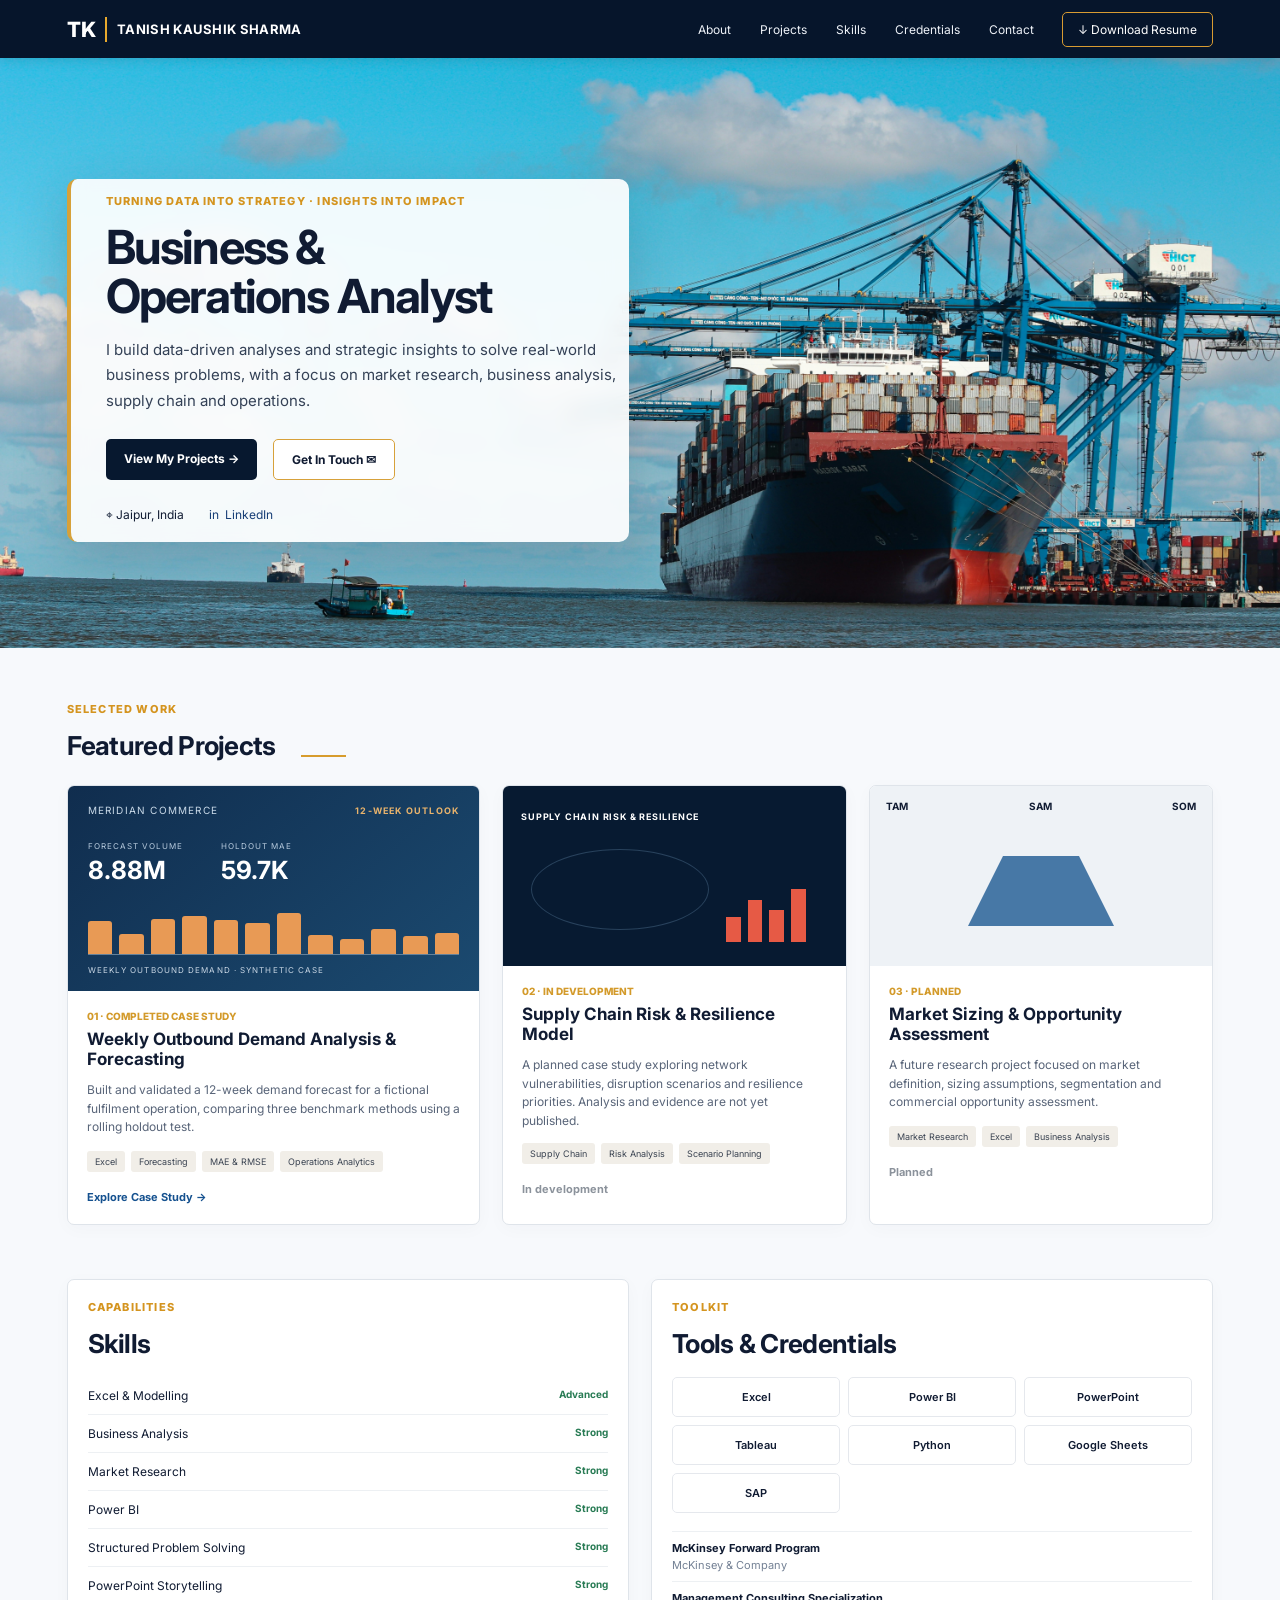
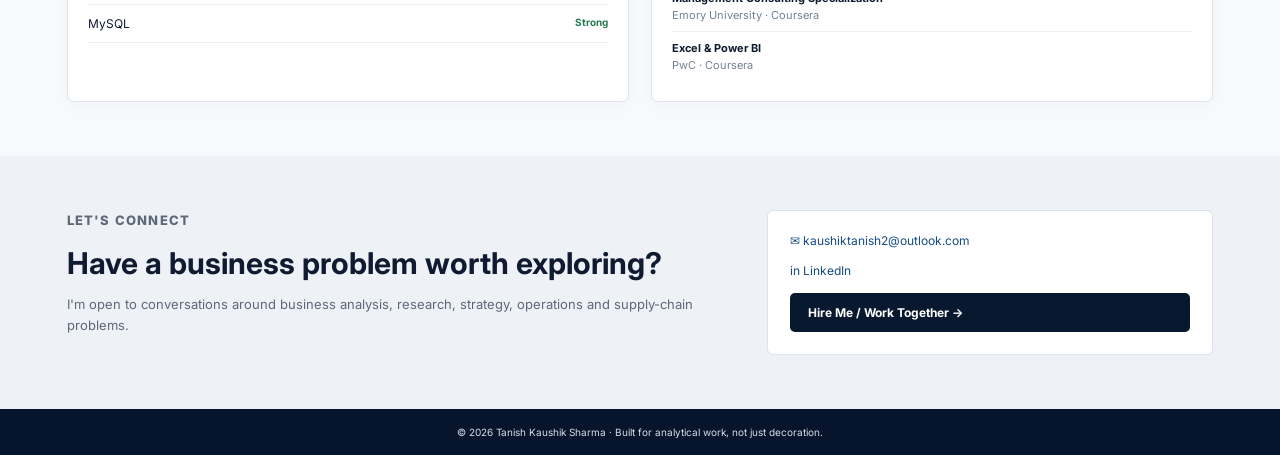
<file: index.html>
<!DOCTYPE html>
<html lang="en">
<head>
  <meta charset="UTF-8">
  <meta name="viewport" content="width=device-width, initial-scale=1.0">
  <meta name="description" content="Tanish Kaushik Sharma — Business Analyst, Research & Strategy portfolio.">
  <title>Tanish Kaushik Sharma | Business Analyst & Research</title>
  <link rel="preconnect" href="https://fonts.googleapis.com">
  <link rel="preconnect" href="https://fonts.gstatic.com" crossorigin>
  <link href="https://fonts.googleapis.com/css2?family=Inter:wght@400;500;600;700;800&display=swap" rel="stylesheet">
  <link rel="stylesheet" href="assets/style.css">
</head>
<body>
<header class="nav">
  <a class="brand" href="index.html"><span class="brand-mark">TK</span><span>TANISH KAUSHIK SHARMA</span></a>
  <nav>
    <a href="#about">About</a><a href="#projects">Projects</a><a href="#skills">Skills</a>
    <a href="#credentials">Credentials</a><a href="#contact">Contact</a>
  </nav>
  <a class="nav-btn" href="assets/Tanish_Kaushik_Sharma_Resume.pdf" download>↓ Download Resume</a>
</header>

<main>
<section class="hero" id="about">
  <div class="hero-copy">
    <p class="eyebrow">TURNING DATA INTO STRATEGY · INSIGHTS INTO IMPACT</p>
    <h1>Business &<br>Operations Analyst</h1>
    <p class="lead">I build data-driven analyses and strategic insights to solve real-world business problems, with a focus on market research, business analysis, supply chain and operations.</p>
    <div class="hero-actions">
      <a class="primary" href="#projects">View My Projects →</a>
      <a class="secondary" href="#contact">Get In Touch ✉</a>
    </div>
    <div class="social-row">
      <span>⌖ Jaipur, India</span>
      <a href="https://www.linkedin.com/in/tanish-kaushik-sharma-70b20620a/" target="_blank" rel="noopener noreferrer">in&nbsp; LinkedIn</a>
    </div>
  </div>
  <div class="hero-visual">
    <img
        src="assets/supply-chain-port.jpg.jpg"
        alt="Container vessel and gantry cranes at a commercial seaport"
        class="supply-chain-image"
    >
</div>
</section>

<section class="section projects" id="projects">
  <div class="section-heading"><div><p class="eyebrow">SELECTED WORK</p><h2>Featured Projects</h2></div><span class="section-rule"></span></div>
  <div class="project-grid">
    <article class="project-card featured"><a class="project-thumb demand-thumb" href="projects/demand-forecasting.html"><div class="demand-thumb-top"><span>MERIDIAN COMMERCE</span><b>12-WEEK OUTLOOK</b></div><div class="demand-thumb-kpis"><div><small>FORECAST VOLUME</small><strong>8.88M</strong></div><div><small>HOLDOUT MAE</small><strong>59.7K</strong></div></div><div class="demand-thumb-chart"><i></i><i></i><i></i><i></i><i></i><i></i><i></i><i></i><i></i><i></i><i></i><i></i></div><span class="thumb-caption">WEEKLY OUTBOUND DEMAND · SYNTHETIC CASE</span></a><div class="project-body"><div class="project-number">01 · COMPLETED CASE STUDY</div><h3>Weekly Outbound Demand Analysis & Forecasting</h3><p>Built and validated a 12-week demand forecast for a fictional fulfilment operation, comparing three benchmark methods using a rolling holdout test.</p><div class="tags"><span>Excel</span><span>Forecasting</span><span>MAE & RMSE</span><span>Operations Analytics</span></div><a class="project-link" href="projects/demand-forecasting.html">Explore Case Study →</a></div></article>
    <article class="project-card"><div class="project-thumb dark-dashboard"><div class="mini-map"></div><div class="mini-bars"><b></b><b></b><b></b><b></b></div><span>SUPPLY CHAIN RISK & RESILIENCE</span></div><div class="project-body"><div class="project-number">02 · IN DEVELOPMENT</div><h3>Supply Chain Risk & Resilience Model</h3><p>A planned case study exploring network vulnerabilities, disruption scenarios and resilience priorities. Analysis and evidence are not yet published.</p><div class="tags"><span>Supply Chain</span><span>Risk Analysis</span><span>Scenario Planning</span></div><span class="project-link muted-link">In development</span></div></article>
    <article class="project-card"><div class="project-thumb light-chart"><div class="funnel"></div><div class="metric-row"><b>TAM</b><b>SAM</b><b>SOM</b></div></div><div class="project-body"><div class="project-number">03 · PLANNED</div><h3>Market Sizing & Opportunity Assessment</h3><p>A future research project focused on market definition, sizing assumptions, segmentation and commercial opportunity assessment.</p><div class="tags"><span>Market Research</span><span>Excel</span><span>Business Analysis</span></div><span class="project-link muted-link">Planned</span></div></article>
  </div>
</section>

<section class="section lower" id="skills">
  <div class="panel"><p class="eyebrow">CAPABILITIES</p><h2>Skills</h2>
    <div class="skill-list">
      <div><span>Excel & Modelling</span><b>Advanced</b></div><div><span>Business Analysis</span><b>Strong</b></div>
      <div><span>Market Research</span><b>Strong</b></div><div><span>Power BI</span><b>Strong</b></div>
      <div><span>Structured Problem Solving</span><b>Strong</b></div><div><span>PowerPoint Storytelling</span><b>Strong</b></div>
      <div><span>MySQL</span><b>Strong</b></div>
    </div>
  </div>
  <div class="panel" id="credentials"><p class="eyebrow">TOOLKIT</p><h2>Tools & Credentials</h2>
    <div class="tool-grid"><span>Excel</span><span>Power BI</span><span>PowerPoint</span><span>Tableau</span><span>Python</span><span>Google Sheets</span><span>SAP</span></span></div>
    <div class="credential-list"><div><b>McKinsey Forward Program</b><small>McKinsey & Company</small></div><div><b>Management Consulting Specialization</b><small>Emory University · Coursera</small></div><div><b>Excel & Power BI</b><small>PwC · Coursera</small></div></div>
  </div>
</section>

<section class="section contact" id="contact">
  <div><p class="eyebrow">LET'S CONNECT</p><h2>Have a business problem worth exploring?</h2><p>I'm open to conversations around business analysis, research, strategy, operations and supply-chain problems.</p></div>
  <div class="contact-box"><a href="mailto:kaushiktanish2@outlook.com">✉ kaushiktanish2@outlook.com</a><a href="https://www.linkedin.com/in/tanish-kaushik-sharma-70b20620a/" target="_blank" rel="noopener noreferrer">in LinkedIn</a><a class="primary" href="mailto:your.email@example.com">Hire Me / Work Together →</a></div>
</section>
</main>
<footer>© 2026 Tanish Kaushik Sharma · Built for analytical work, not just decoration.</footer>
<script src="assets/main.js"></script>
</body>
</html>
</file>
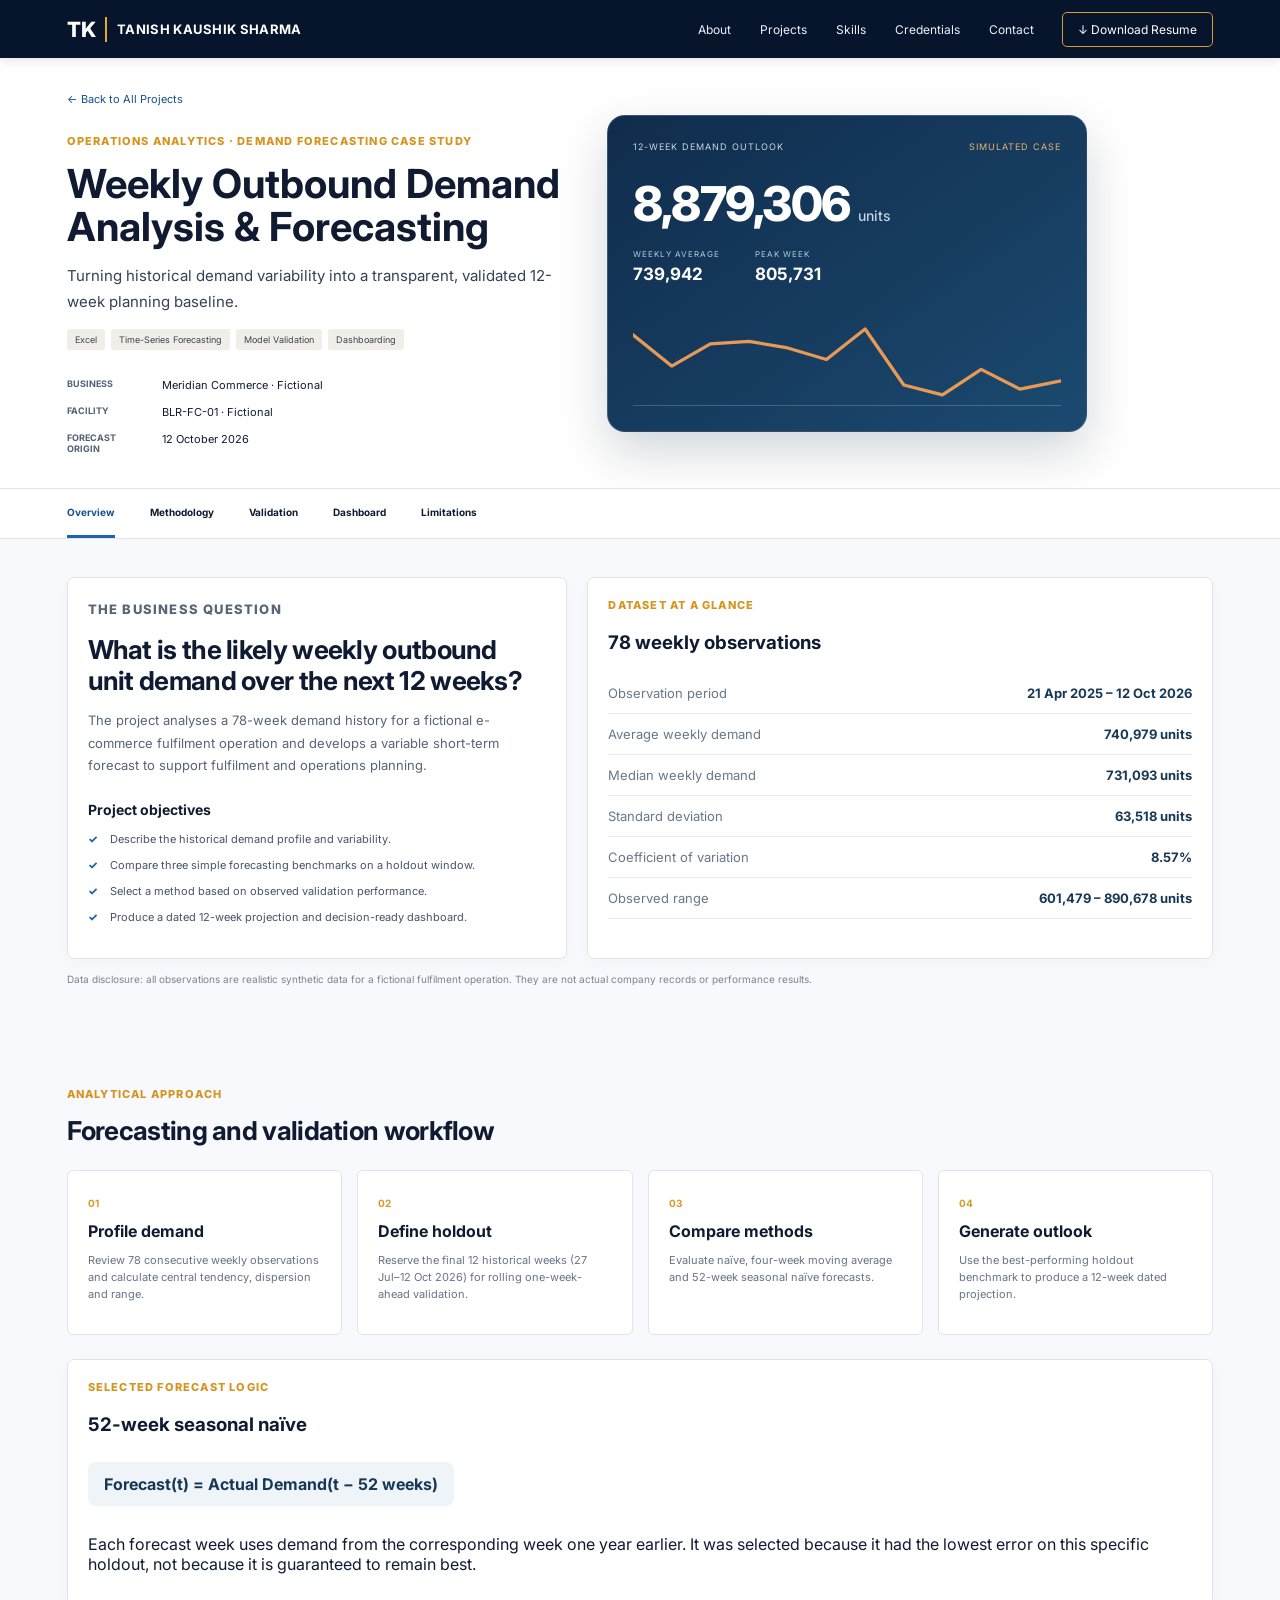
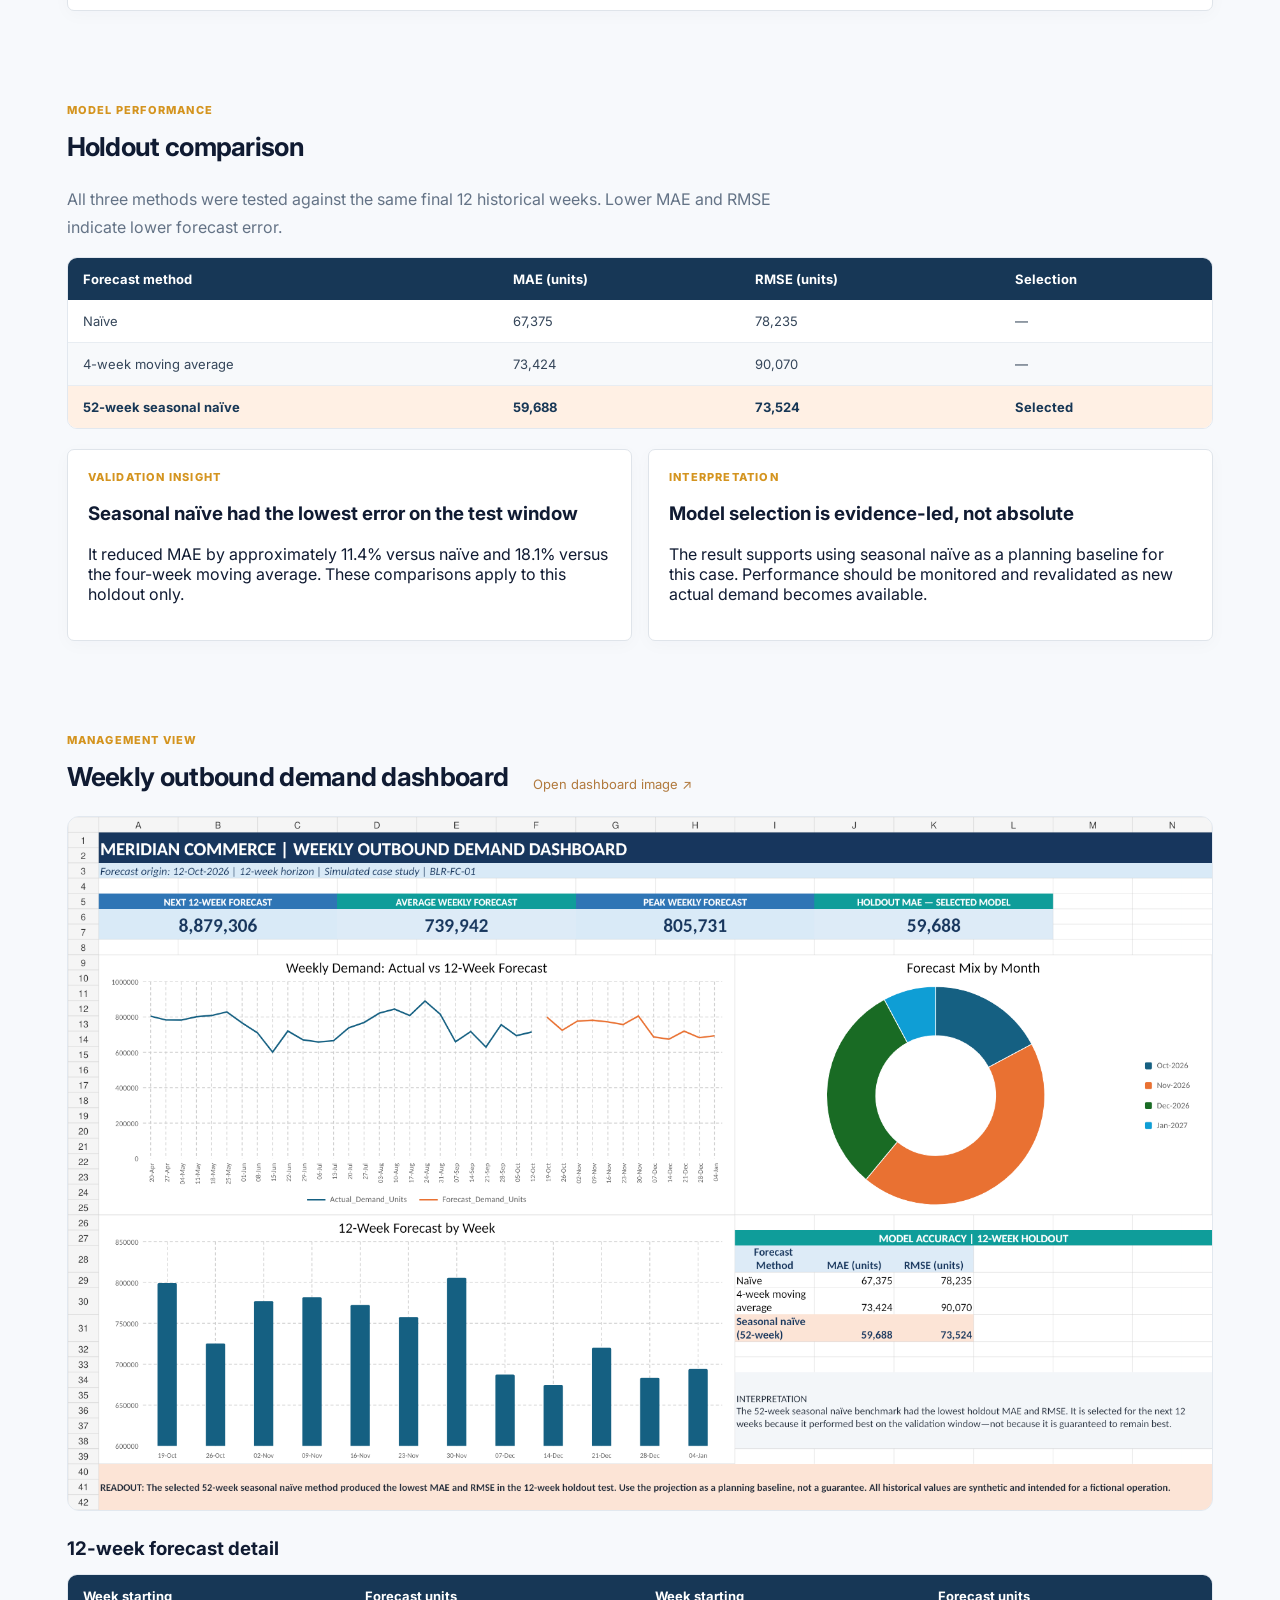
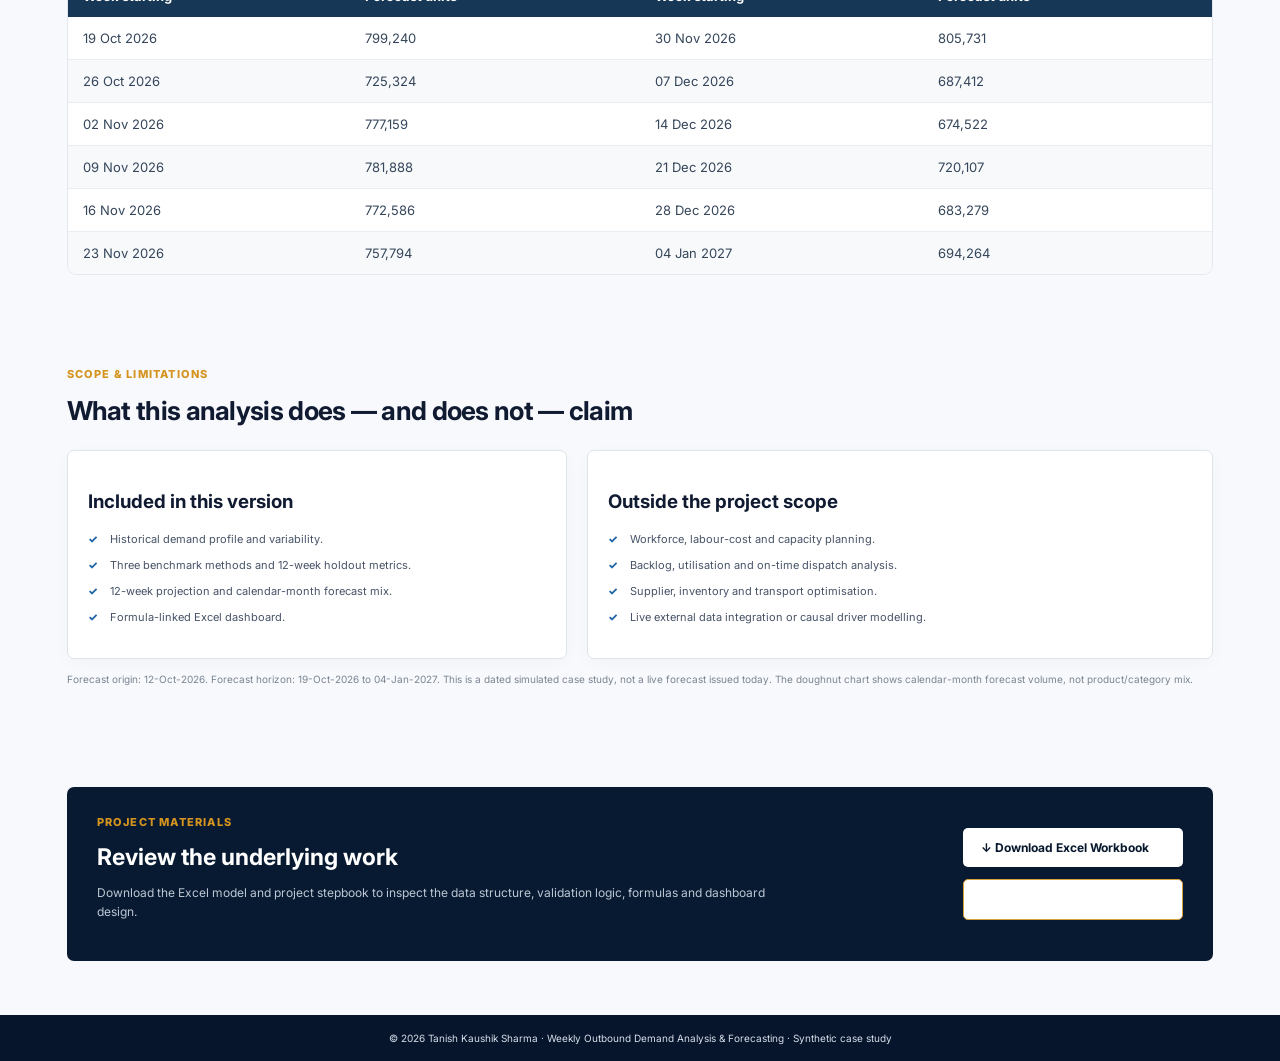
<file: demand-forecasting.html>
<!DOCTYPE html><html lang="en"><head><meta charset="UTF-8"><meta name="viewport" content="width=device-width, initial-scale=1.0"><meta name="description" content="Meridian Commerce weekly outbound demand analysis and forecasting case study by Tanish Kaushik Sharma."><title>Demand Forecasting Case Study | Tanish Kaushik Sharma</title><link rel="preconnect" href="https://fonts.googleapis.com"><link rel="preconnect" href="https://fonts.gstatic.com" crossorigin><link href="https://fonts.googleapis.com/css2?family=Inter:wght@400;500;600;700;800&display=swap" rel="stylesheet"><link rel="stylesheet" href="../assets/style.css"></head><body>
<header class="nav"><a class="brand" href="../index.html"><span class="brand-mark">TK</span><span>TANISH KAUSHIK SHARMA</span></a><nav><a href="../index.html#about">About</a><a href="../index.html#projects">Projects</a><a href="../index.html#skills">Skills</a><a href="../index.html#credentials">Credentials</a><a href="../index.html#contact">Contact</a></nav><a class="nav-btn" href="../assets/Tanish_Kaushik_Sharma_Resume.pdf" download>↓ Download Resume</a></header>
<main><section class="case-hero forecast-hero"><div class="case-intro"><a class="back" href="../index.html#projects">← Back to All Projects</a><p class="eyebrow">OPERATIONS ANALYTICS · DEMAND FORECASTING CASE STUDY</p><h1>Weekly Outbound Demand<br>Analysis & Forecasting</h1><p class="lead">Turning historical demand variability into a transparent, validated 12-week planning baseline.</p><div class="tags"><span>Excel</span><span>Time-Series Forecasting</span><span>Model Validation</span><span>Dashboarding</span></div><div class="case-meta"><div><b>BUSINESS</b><span>Meridian Commerce · Fictional</span></div><div><b>FACILITY</b><span>BLR-FC-01 · Fictional</span></div><div><b>FORECAST ORIGIN</b><span>12 October 2026</span></div></div></div><div class="forecast-hero-card"><div class="mini-head"><span>12-WEEK DEMAND OUTLOOK</span><span>SIMULATED CASE</span></div><div class="big-number">8,879,306 <small>units</small></div><div class="mini-kpis"><div><small>WEEKLY AVERAGE</small><b>739,942</b></div><div><small>PEAK WEEK</small><b>805,731</b></div></div><div class="mini-line"><svg viewBox="0 0 520 120" role="img" aria-label="Forecast trend line"><polyline points="0,35 47,73 94,46 141,43 188,51 235,65 282,28 329,96 376,108 423,77 470,101 520,91" fill="none" stroke="#e89a55" stroke-width="4" stroke-linecap="round" stroke-linejoin="round"/></svg></div></div></section>
<section class="case-tabs"><a class="active" href="#overview">Overview</a><a href="#method">Methodology</a><a href="#validation">Validation</a><a href="#dashboard">Dashboard</a><a href="#limitations">Limitations</a></section>
<section class="section case-content" id="overview"><div class="case-grid"><article class="panel narrative"><p class="eyebrow">THE BUSINESS QUESTION</p><h2>What is the likely weekly outbound unit demand over the next 12 weeks?</h2><p>The project analyses a 78-week demand history for a fictional e-commerce fulfilment operation and develops a variable short-term forecast to support fulfilment and operations planning.</p><h3>Project objectives</h3><ul class="checklist"><li>Describe the historical demand profile and variability.</li><li>Compare three simple forecasting benchmarks on a holdout window.</li><li>Select a method based on observed validation performance.</li><li>Produce a dated 12-week projection and decision-ready dashboard.</li></ul></article><article class="panel"><p class="eyebrow">DATASET AT A GLANCE</p><h3>78 weekly observations</h3><div class="stat-stack"><div><span>Observation period</span><b>21 Apr 2025 – 12 Oct 2026</b></div><div><span>Average weekly demand</span><b>740,979 units</b></div><div><span>Median weekly demand</span><b>731,093 units</b></div><div><span>Standard deviation</span><b>63,518 units</b></div><div><span>Coefficient of variation</span><b>8.57%</b></div><div><span>Observed range</span><b>601,479 – 890,678 units</b></div></div></article></div><p class="note">Data disclosure: all observations are realistic synthetic data for a fictional fulfilment operation. They are not actual company records or performance results.</p></section>
<section class="section case-content" id="method"><div class="section-heading"><div><p class="eyebrow">ANALYTICAL APPROACH</p><h2>Forecasting and validation workflow</h2></div></div><div class="method-grid"><div class="method-step"><b>01</b><h3>Profile demand</h3><p>Review 78 consecutive weekly observations and calculate central tendency, dispersion and range.</p></div><div class="method-step"><b>02</b><h3>Define holdout</h3><p>Reserve the final 12 historical weeks (27 Jul–12 Oct 2026) for rolling one-week-ahead validation.</p></div><div class="method-step"><b>03</b><h3>Compare methods</h3><p>Evaluate naïve, four-week moving average and 52-week seasonal naïve forecasts.</p></div><div class="method-step"><b>04</b><h3>Generate outlook</h3><p>Use the best-performing holdout benchmark to produce a 12-week dated projection.</p></div></div><div class="panel formula-panel"><p class="eyebrow">SELECTED FORECAST LOGIC</p><h3>52-week seasonal naïve</h3><p class="formula">Forecast(t) = Actual Demand(t − 52 weeks)</p><p>Each forecast week uses demand from the corresponding week one year earlier. It was selected because it had the lowest error on this specific holdout, not because it is guaranteed to remain best.</p></div></section>
<section class="section case-content" id="validation"><div class="section-heading"><div><p class="eyebrow">MODEL PERFORMANCE</p><h2>Holdout comparison</h2></div></div><p class="section-lead">All three methods were tested against the same final 12 historical weeks. Lower MAE and RMSE indicate lower forecast error.</p><div class="table-wrap"><table class="data-table"><thead><tr><th>Forecast method</th><th>MAE (units)</th><th>RMSE (units)</th><th>Selection</th></tr></thead><tbody><tr><td>Naïve</td><td>67,375</td><td>78,235</td><td>—</td></tr><tr><td>4-week moving average</td><td>73,424</td><td>90,070</td><td>—</td></tr><tr class="selected"><td>52-week seasonal naïve</td><td>59,688</td><td>73,524</td><td><strong>Selected</strong></td></tr></tbody></table></div><div class="insight-grid two"><div class="panel"><p class="eyebrow">VALIDATION INSIGHT</p><h3>Seasonal naïve had the lowest error on the test window</h3><p>It reduced MAE by approximately 11.4% versus naïve and 18.1% versus the four-week moving average. These comparisons apply to this holdout only.</p></div><div class="panel"><p class="eyebrow">INTERPRETATION</p><h3>Model selection is evidence-led, not absolute</h3><p>The result supports using seasonal naïve as a planning baseline for this case. Performance should be monitored and revalidated as new actual demand becomes available.</p></div></div></section>
<section class="section case-content" id="dashboard"><div class="section-heading"><div><p class="eyebrow">MANAGEMENT VIEW</p><h2>Weekly outbound demand dashboard</h2></div><a class="text-link" href="../assets/meridian-demand-dashboard.png" target="_blank" rel="noreferrer">Open dashboard image ↗</a></div><a class="dashboard-image-link" href="../assets/meridian-demand-dashboard.png" target="_blank" rel="noreferrer"><img class="dashboard-image" src="../assets/meridian-demand-dashboard.png" alt="Meridian Commerce weekly outbound demand dashboard showing actual versus forecast demand, monthly forecast mix, weekly forecast values and model accuracy comparison"></a><div class="forecast-table-wrap"><h3>12-week forecast detail</h3><div class="table-wrap"><table class="data-table"><thead><tr><th>Week starting</th><th>Forecast units</th><th>Week starting</th><th>Forecast units</th></tr></thead><tbody><tr><td>19 Oct 2026</td><td>799,240</td><td>30 Nov 2026</td><td>805,731</td></tr><tr><td>26 Oct 2026</td><td>725,324</td><td>07 Dec 2026</td><td>687,412</td></tr><tr><td>02 Nov 2026</td><td>777,159</td><td>14 Dec 2026</td><td>674,522</td></tr><tr><td>09 Nov 2026</td><td>781,888</td><td>21 Dec 2026</td><td>720,107</td></tr><tr><td>16 Nov 2026</td><td>772,586</td><td>28 Dec 2026</td><td>683,279</td></tr><tr><td>23 Nov 2026</td><td>757,794</td><td>04 Jan 2027</td><td>694,264</td></tr></tbody></table></div></div></section>
<section class="section case-content" id="limitations"><div class="section-heading"><div><p class="eyebrow">SCOPE & LIMITATIONS</p><h2>What this analysis does — and does not — claim</h2></div></div><div class="case-grid"><article class="panel"><h3>Included in this version</h3><ul class="checklist"><li>Historical demand profile and variability.</li><li>Three benchmark methods and 12-week holdout metrics.</li><li>12-week projection and calendar-month forecast mix.</li><li>Formula-linked Excel dashboard.</li></ul></article><article class="panel"><h3>Outside the project scope</h3><ul class="checklist"><li>Workforce, labour-cost and capacity planning.</li><li>Backlog, utilisation and on-time dispatch analysis.</li><li>Supplier, inventory and transport optimisation.</li><li>Live external data integration or causal driver modelling.</li></ul></article></div><p class="note">Forecast origin: 12-Oct-2026. Forecast horizon: 19-Oct-2026 to 04-Jan-2027. This is a dated simulated case study, not a live forecast issued today. The doughnut chart shows calendar-month forecast volume, not product/category mix.</p></section>
<section class="section case-content" id="downloads"><div class="result-banner"><div><p class="eyebrow">PROJECT MATERIALS</p><h2>Review the underlying work</h2><p>Download the Excel model and project stepbook to inspect the data structure, validation logic, formulas and dashboard design.</p></div><div class="download-actions"><a class="primary" href="../assets/Meridian_Weekly_Demand_Forecast.xlsx" download>↓ Download Excel Workbook</a><a class="secondary" href="../assets/Meridian_Demand_Forecasting_Stepbook.docx" download>↓ Download Project Stepbook</a></div></div></section></main><footer>© 2026 Tanish Kaushik Sharma · Weekly Outbound Demand Analysis & Forecasting · Synthetic case study</footer></body></html>
</file>
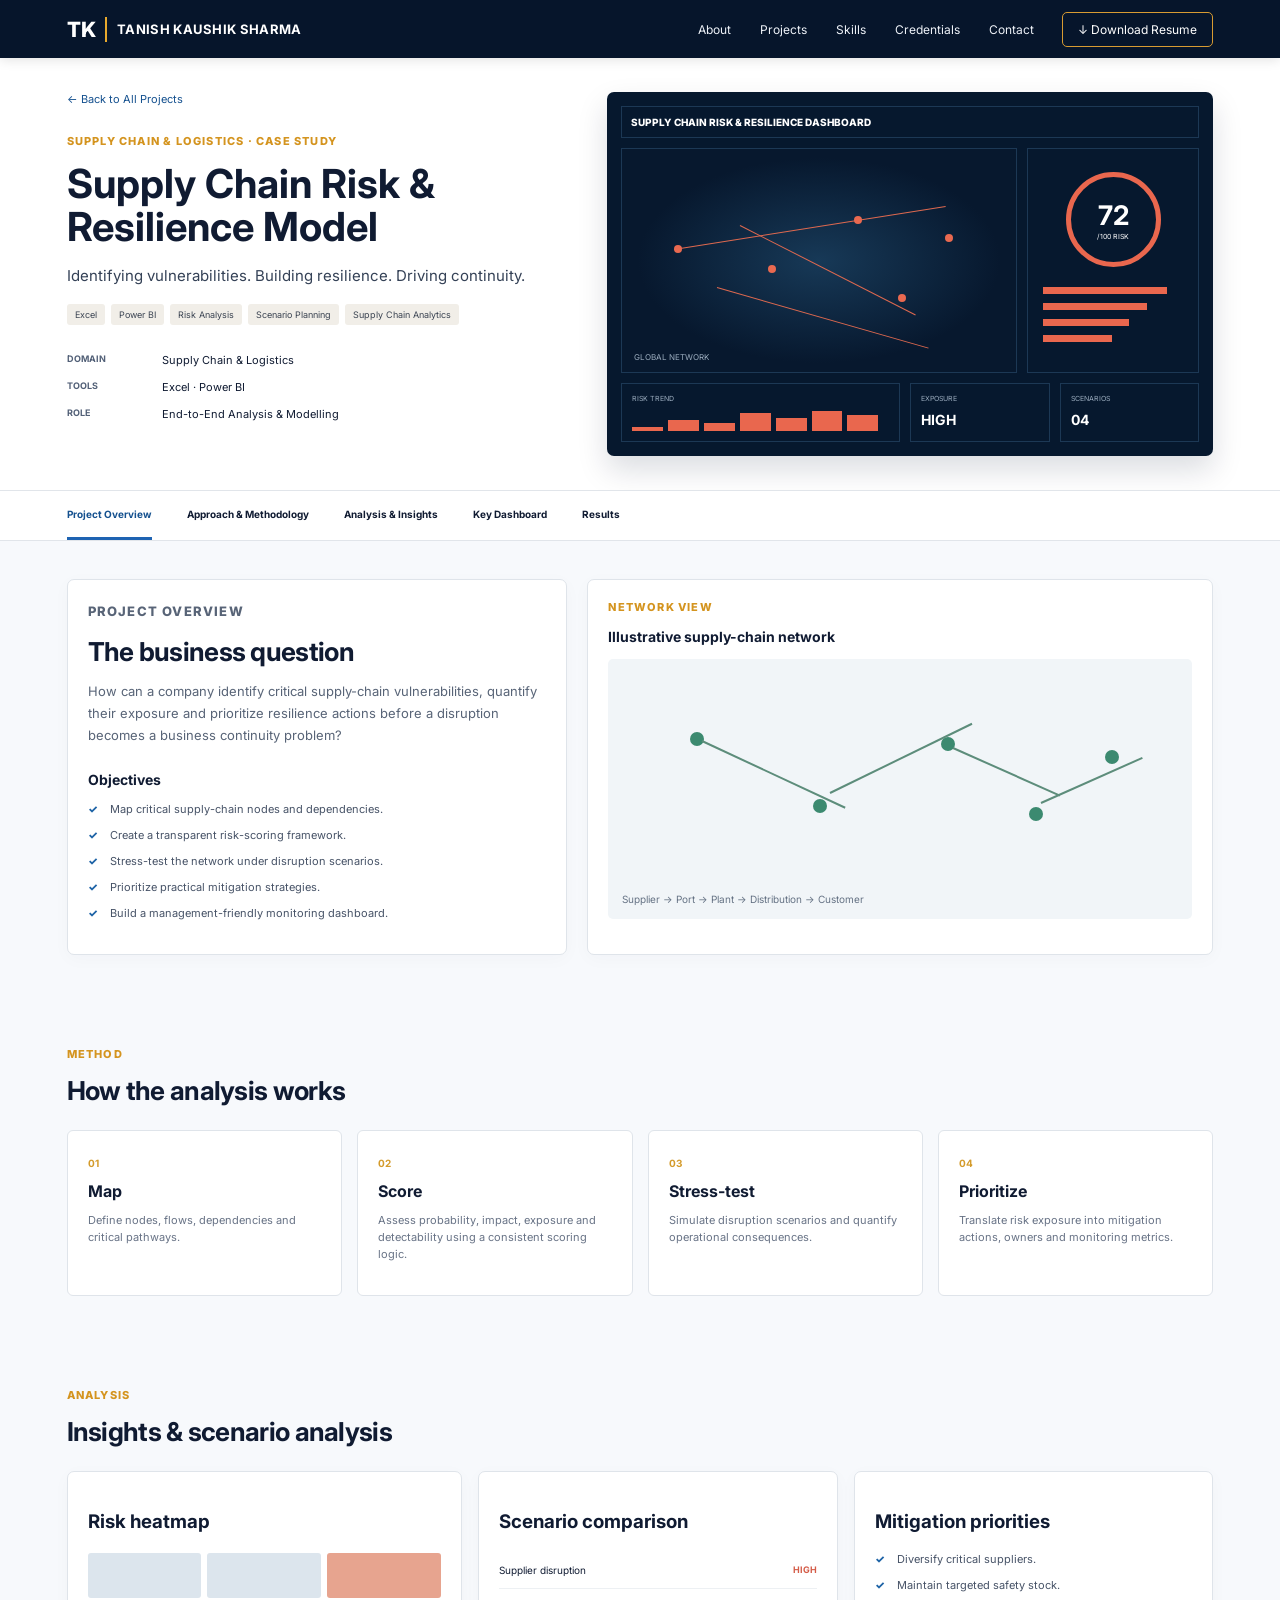
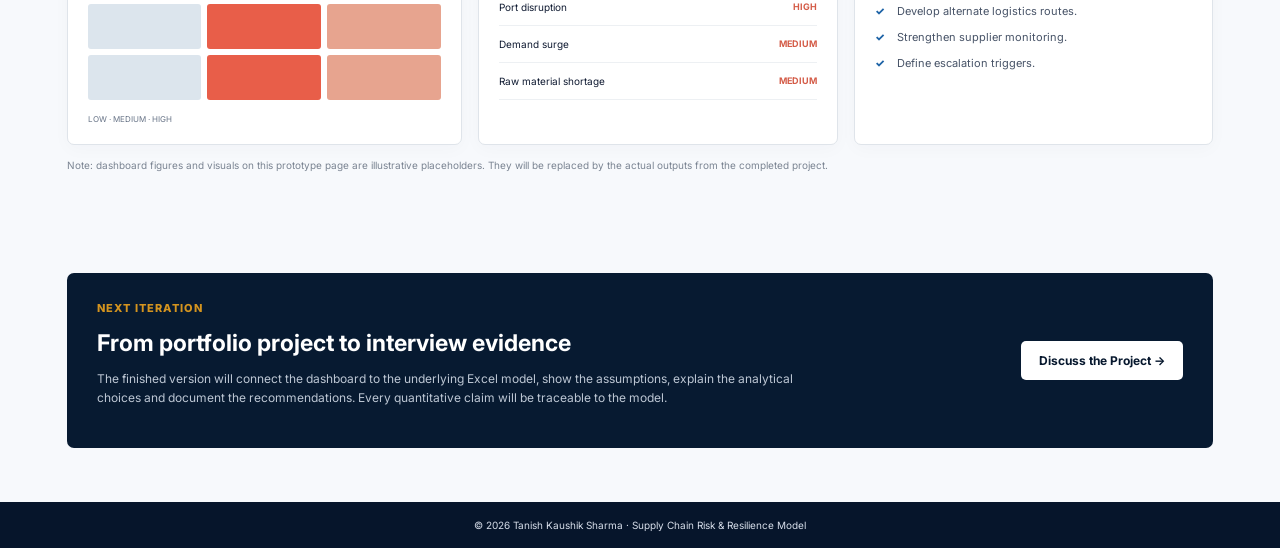
<file: supply-chain-resilience.html>
<!DOCTYPE html>
<html lang="en">
<head>
<meta charset="UTF-8"><meta name="viewport" content="width=device-width, initial-scale=1.0">
<title>Supply Chain Risk & Resilience | Tanish Kaushik Sharma</title>
<link rel="preconnect" href="https://fonts.googleapis.com"><link rel="preconnect" href="https://fonts.gstatic.com" crossorigin>
<link href="https://fonts.googleapis.com/css2?family=Inter:wght@400;500;600;700;800&display=swap" rel="stylesheet">
<link rel="stylesheet" href="../assets/style.css">
</head>
<body>
<header class="nav">
<a class="brand" href="../index.html"><span class="brand-mark">TK</span><span>TANISH KAUSHIK SHARMA</span></a>
<nav><a href="../index.html#about">About</a><a href="../index.html#projects">Projects</a><a href="../index.html#skills">Skills</a><a href="../index.html#credentials">Credentials</a><a href="../index.html#contact">Contact</a></nav>
<a class="nav-btn" href="../assets/Tanish_Kaushik_Sharma_Resume.pdf" download>↓ Download Resume</a>
</header>

<main>
<section class="case-hero">
<div class="case-intro">
<a class="back" href="../index.html#projects">← Back to All Projects</a>
<p class="eyebrow">SUPPLY CHAIN & LOGISTICS · CASE STUDY</p>
<h1>Supply Chain Risk &<br>Resilience Model</h1>
<p class="lead">Identifying vulnerabilities. Building resilience. Driving continuity.</p>
<div class="tags"><span>Excel</span><span>Power BI</span><span>Risk Analysis</span><span>Scenario Planning</span><span>Supply Chain Analytics</span></div>
<div class="case-meta"><div><b>DOMAIN</b><span>Supply Chain & Logistics</span></div><div><b>TOOLS</b><span>Excel · Power BI</span></div><div><b>ROLE</b><span>End-to-End Analysis & Modelling</span></div></div>
</div>
<div class="dashboard">
<div class="dash-title">SUPPLY CHAIN RISK & RESILIENCE DASHBOARD</div>
<div class="dash-main"><div class="network-map"><div class="route r1"></div><div class="route r2"></div><div class="route r3"></div><span class="node n1"></span><span class="node n2"></span><span class="node n3"></span><span class="node n4"></span><span class="node n5"></span><div class="map-label">GLOBAL NETWORK</div></div>
<div class="dash-side"><div class="risk-ring"><strong>72</strong><small>/100 RISK</small></div><div class="bars"><i style="width:88%"></i><i style="width:74%"></i><i style="width:61%"></i><i style="width:49%"></i></div></div></div>
<div class="dash-bottom"><div><small>RISK TREND</small><div class="spark"><i></i><i></i><i></i><i></i><i></i><i></i><i></i></div></div><div><small>EXPOSURE</small><strong>HIGH</strong></div><div><small>SCENARIOS</small><strong>04</strong></div></div>
</div>
</section>

<section class="case-tabs"><a class="active" href="#overview">Project Overview</a><a href="#methodology">Approach & Methodology</a><a href="#insights">Analysis & Insights</a><a href="#dashboard">Key Dashboard</a><a href="#results">Results</a></section>

<section class="section case-content" id="overview">
<div class="case-grid">
<article class="panel narrative"><p class="eyebrow">PROJECT OVERVIEW</p><h2>The business question</h2>
<p>How can a company identify critical supply-chain vulnerabilities, quantify their exposure and prioritize resilience actions before a disruption becomes a business continuity problem?</p>
<h3>Objectives</h3><ul class="checklist"><li>Map critical supply-chain nodes and dependencies.</li><li>Create a transparent risk-scoring framework.</li><li>Stress-test the network under disruption scenarios.</li><li>Prioritize practical mitigation strategies.</li><li>Build a management-friendly monitoring dashboard.</li></ul></article>
<article class="panel visual-panel"><p class="eyebrow">NETWORK VIEW</p><h3>Illustrative supply-chain network</h3><div class="network-large"><span class="node a"></span><span class="node b"></span><span class="node c"></span><span class="node d"></span><span class="node e"></span><div class="link l1"></div><div class="link l2"></div><div class="link l3"></div><div class="link l4"></div><div class="network-caption">Supplier → Port → Plant → Distribution → Customer</div></div></article>
</div>
</section>

<section class="section case-content" id="methodology">
<div class="section-heading"><div><p class="eyebrow">METHOD</p><h2>How the analysis works</h2></div></div>
<div class="method-grid"><div class="method-step"><b>01</b><h3>Map</h3><p>Define nodes, flows, dependencies and critical pathways.</p></div><div class="method-step"><b>02</b><h3>Score</h3><p>Assess probability, impact, exposure and detectability using a consistent scoring logic.</p></div><div class="method-step"><b>03</b><h3>Stress-test</h3><p>Simulate disruption scenarios and quantify operational consequences.</p></div><div class="method-step"><b>04</b><h3>Prioritize</h3><p>Translate risk exposure into mitigation actions, owners and monitoring metrics.</p></div></div>
</section>

<section class="section case-content" id="insights">
<div class="section-heading"><div><p class="eyebrow">ANALYSIS</p><h2>Insights & scenario analysis</h2></div></div>
<div class="insight-grid"><div class="panel"><h3>Risk heatmap</h3><div class="heatmap"><i></i><i></i><i></i><i></i><i></i><i></i><i></i><i></i><i></i></div><div class="legend">LOW · MEDIUM · HIGH</div></div>
<div class="panel"><h3>Scenario comparison</h3><div class="scenario"><div><span>Supplier disruption</span><b>HIGH</b></div><div><span>Port disruption</span><b>HIGH</b></div><div><span>Demand surge</span><b>MEDIUM</b></div><div><span>Raw material shortage</span><b>MEDIUM</b></div></div></div>
<div class="panel"><h3>Mitigation priorities</h3><ul class="checklist"><li>Diversify critical suppliers.</li><li>Maintain targeted safety stock.</li><li>Develop alternate logistics routes.</li><li>Strengthen supplier monitoring.</li><li>Define escalation triggers.</li></ul></div></div>
<p class="note">Note: dashboard figures and visuals on this prototype page are illustrative placeholders. They will be replaced by the actual outputs from the completed project.</p>
</section>

<section class="section case-content" id="results">
<div class="result-banner"><div><p class="eyebrow">NEXT ITERATION</p><h2>From portfolio project to interview evidence</h2><p>The finished version will connect the dashboard to the underlying Excel model, show the assumptions, explain the analytical choices and document the recommendations. Every quantitative claim will be traceable to the model.</p></div><a class="primary" href="../index.html#contact">Discuss the Project →</a></div>
</section>
</main>
<footer>© 2026 Tanish Kaushik Sharma · Supply Chain Risk & Resilience Model</footer>
</body>
</html>
</file>
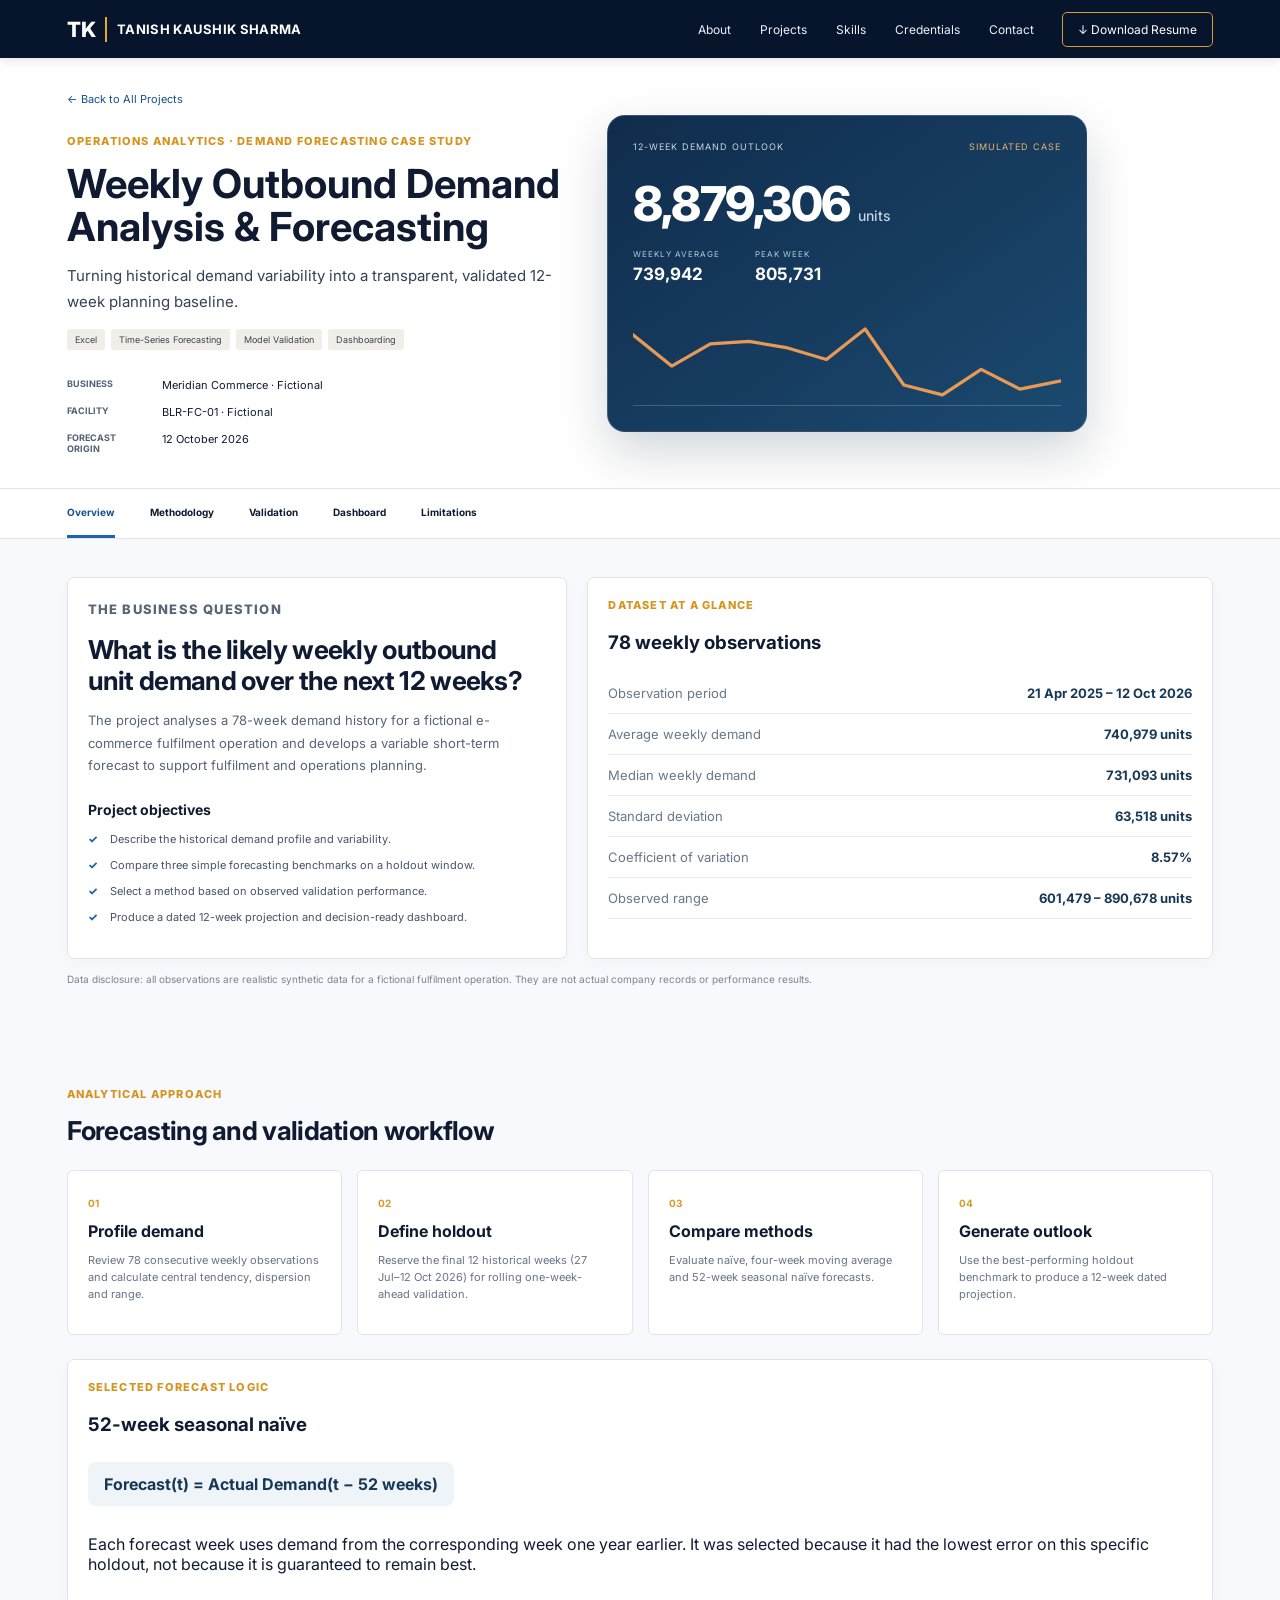
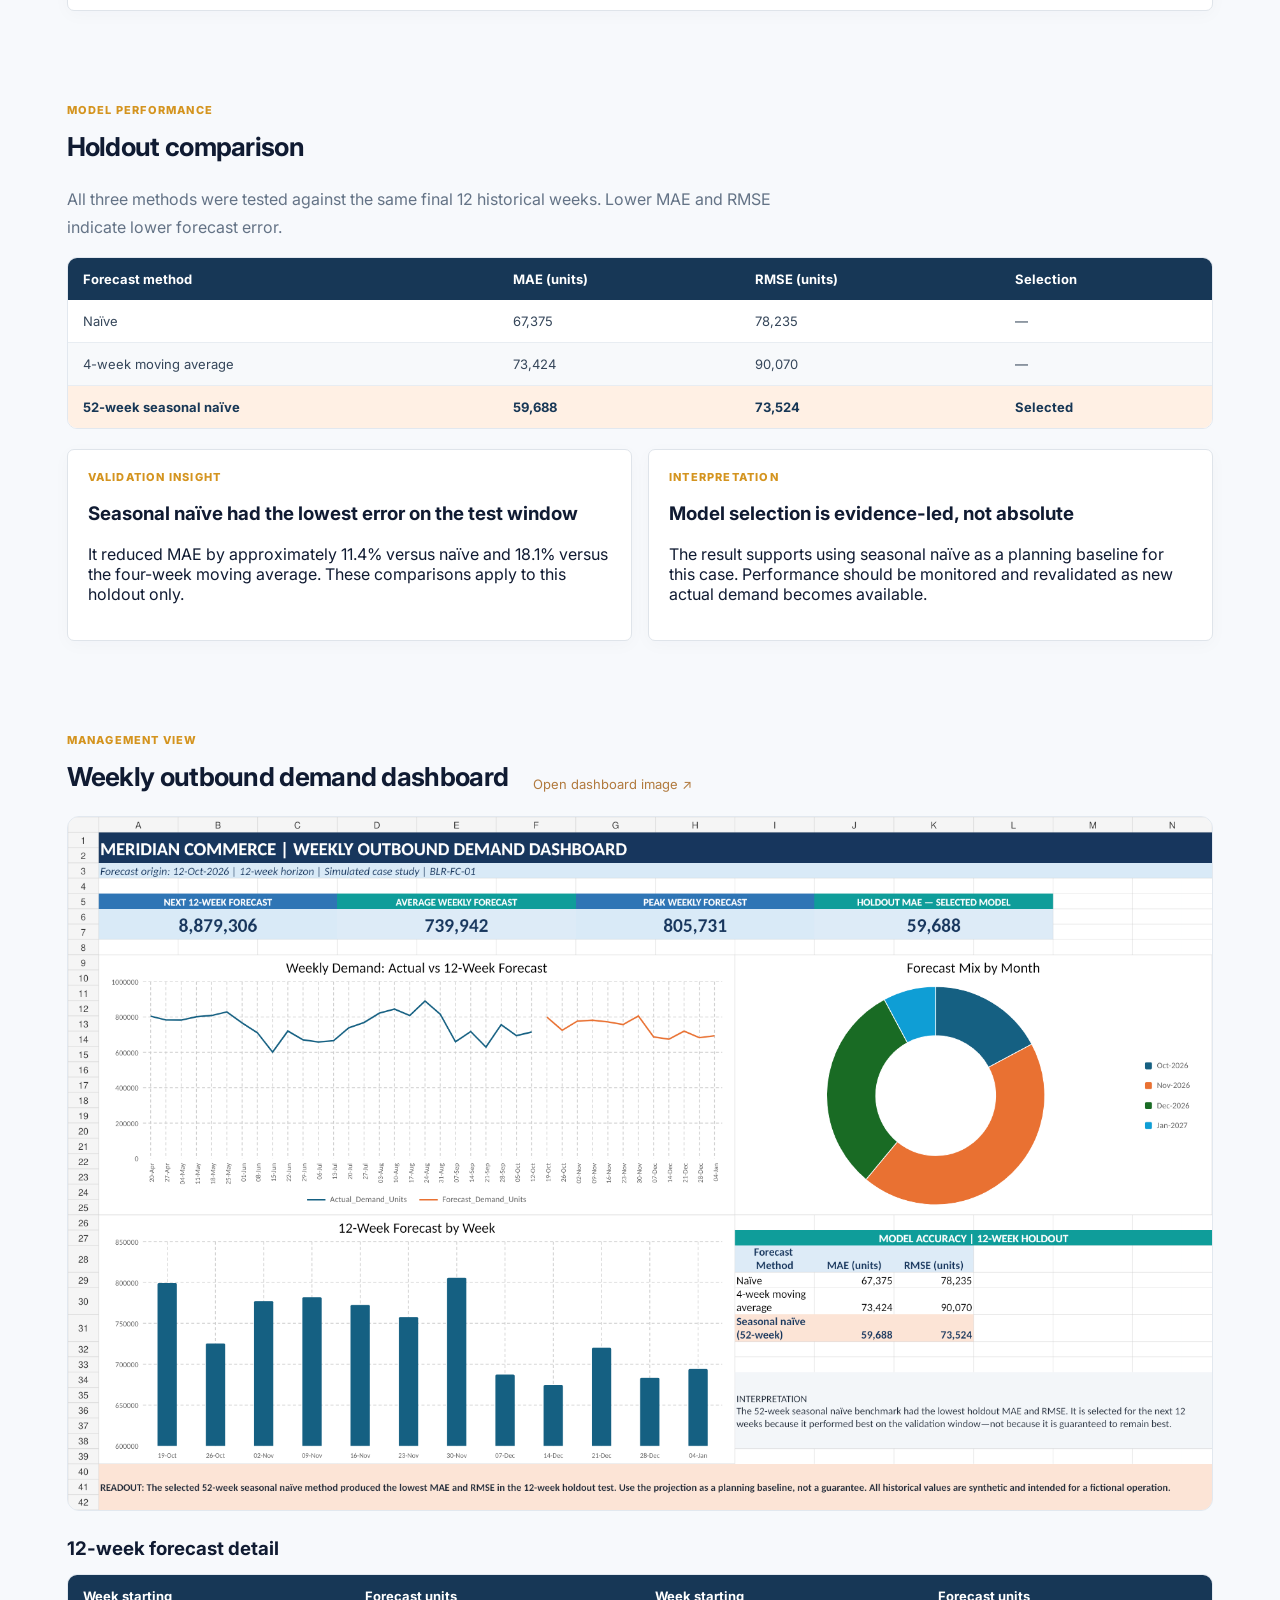
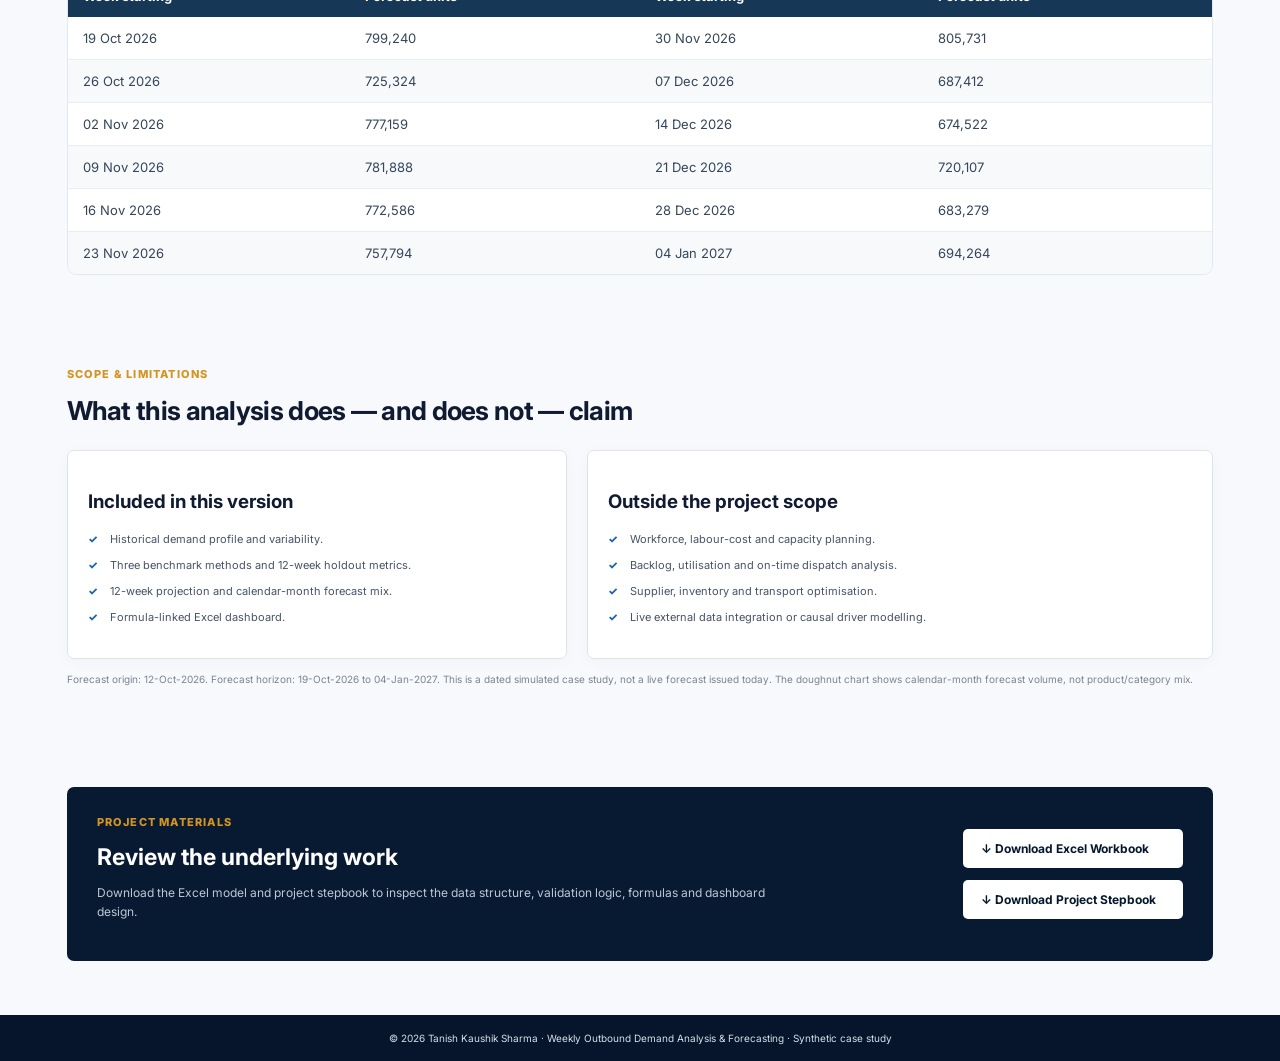
<file: projects/demand-forecasting.html>
<!DOCTYPE html><html lang="en"><head><meta charset="UTF-8"><meta name="viewport" content="width=device-width, initial-scale=1.0"><meta name="description" content="Meridian Commerce weekly outbound demand analysis and forecasting case study by Tanish Kaushik Sharma."><title>Demand Forecasting Case Study | Tanish Kaushik Sharma</title><link rel="preconnect" href="https://fonts.googleapis.com"><link rel="preconnect" href="https://fonts.gstatic.com" crossorigin><link href="https://fonts.googleapis.com/css2?family=Inter:wght@400;500;600;700;800&display=swap" rel="stylesheet"><link rel="stylesheet" href="../assets/style.css"></head><body>
<header class="nav"><a class="brand" href="../index.html"><span class="brand-mark">TK</span><span>TANISH KAUSHIK SHARMA</span></a><nav><a href="../index.html#about">About</a><a href="../index.html#projects">Projects</a><a href="../index.html#skills">Skills</a><a href="../index.html#credentials">Credentials</a><a href="../index.html#contact">Contact</a></nav><a class="nav-btn" href="../assets/Tanish_Kaushik_Sharma_Resume.pdf" download>↓ Download Resume</a></header>
<main><section class="case-hero forecast-hero"><div class="case-intro"><a class="back" href="../index.html#projects">← Back to All Projects</a><p class="eyebrow">OPERATIONS ANALYTICS · DEMAND FORECASTING CASE STUDY</p><h1>Weekly Outbound Demand<br>Analysis & Forecasting</h1><p class="lead">Turning historical demand variability into a transparent, validated 12-week planning baseline.</p><div class="tags"><span>Excel</span><span>Time-Series Forecasting</span><span>Model Validation</span><span>Dashboarding</span></div><div class="case-meta"><div><b>BUSINESS</b><span>Meridian Commerce · Fictional</span></div><div><b>FACILITY</b><span>BLR-FC-01 · Fictional</span></div><div><b>FORECAST ORIGIN</b><span>12 October 2026</span></div></div></div><div class="forecast-hero-card"><div class="mini-head"><span>12-WEEK DEMAND OUTLOOK</span><span>SIMULATED CASE</span></div><div class="big-number">8,879,306 <small>units</small></div><div class="mini-kpis"><div><small>WEEKLY AVERAGE</small><b>739,942</b></div><div><small>PEAK WEEK</small><b>805,731</b></div></div><div class="mini-line"><svg viewBox="0 0 520 120" role="img" aria-label="Forecast trend line"><polyline points="0,35 47,73 94,46 141,43 188,51 235,65 282,28 329,96 376,108 423,77 470,101 520,91" fill="none" stroke="#e89a55" stroke-width="4" stroke-linecap="round" stroke-linejoin="round"/></svg></div></div></section>
<section class="case-tabs"><a class="active" href="#overview">Overview</a><a href="#method">Methodology</a><a href="#validation">Validation</a><a href="#dashboard">Dashboard</a><a href="#limitations">Limitations</a></section>
<section class="section case-content" id="overview"><div class="case-grid"><article class="panel narrative"><p class="eyebrow">THE BUSINESS QUESTION</p><h2>What is the likely weekly outbound unit demand over the next 12 weeks?</h2><p>The project analyses a 78-week demand history for a fictional e-commerce fulfilment operation and develops a variable short-term forecast to support fulfilment and operations planning.</p><h3>Project objectives</h3><ul class="checklist"><li>Describe the historical demand profile and variability.</li><li>Compare three simple forecasting benchmarks on a holdout window.</li><li>Select a method based on observed validation performance.</li><li>Produce a dated 12-week projection and decision-ready dashboard.</li></ul></article><article class="panel"><p class="eyebrow">DATASET AT A GLANCE</p><h3>78 weekly observations</h3><div class="stat-stack"><div><span>Observation period</span><b>21 Apr 2025 – 12 Oct 2026</b></div><div><span>Average weekly demand</span><b>740,979 units</b></div><div><span>Median weekly demand</span><b>731,093 units</b></div><div><span>Standard deviation</span><b>63,518 units</b></div><div><span>Coefficient of variation</span><b>8.57%</b></div><div><span>Observed range</span><b>601,479 – 890,678 units</b></div></div></article></div><p class="note">Data disclosure: all observations are realistic synthetic data for a fictional fulfilment operation. They are not actual company records or performance results.</p></section>
<section class="section case-content" id="method"><div class="section-heading"><div><p class="eyebrow">ANALYTICAL APPROACH</p><h2>Forecasting and validation workflow</h2></div></div><div class="method-grid"><div class="method-step"><b>01</b><h3>Profile demand</h3><p>Review 78 consecutive weekly observations and calculate central tendency, dispersion and range.</p></div><div class="method-step"><b>02</b><h3>Define holdout</h3><p>Reserve the final 12 historical weeks (27 Jul–12 Oct 2026) for rolling one-week-ahead validation.</p></div><div class="method-step"><b>03</b><h3>Compare methods</h3><p>Evaluate naïve, four-week moving average and 52-week seasonal naïve forecasts.</p></div><div class="method-step"><b>04</b><h3>Generate outlook</h3><p>Use the best-performing holdout benchmark to produce a 12-week dated projection.</p></div></div><div class="panel formula-panel"><p class="eyebrow">SELECTED FORECAST LOGIC</p><h3>52-week seasonal naïve</h3><p class="formula">Forecast(t) = Actual Demand(t − 52 weeks)</p><p>Each forecast week uses demand from the corresponding week one year earlier. It was selected because it had the lowest error on this specific holdout, not because it is guaranteed to remain best.</p></div></section>
<section class="section case-content" id="validation"><div class="section-heading"><div><p class="eyebrow">MODEL PERFORMANCE</p><h2>Holdout comparison</h2></div></div><p class="section-lead">All three methods were tested against the same final 12 historical weeks. Lower MAE and RMSE indicate lower forecast error.</p><div class="table-wrap"><table class="data-table"><thead><tr><th>Forecast method</th><th>MAE (units)</th><th>RMSE (units)</th><th>Selection</th></tr></thead><tbody><tr><td>Naïve</td><td>67,375</td><td>78,235</td><td>—</td></tr><tr><td>4-week moving average</td><td>73,424</td><td>90,070</td><td>—</td></tr><tr class="selected"><td>52-week seasonal naïve</td><td>59,688</td><td>73,524</td><td><strong>Selected</strong></td></tr></tbody></table></div><div class="insight-grid two"><div class="panel"><p class="eyebrow">VALIDATION INSIGHT</p><h3>Seasonal naïve had the lowest error on the test window</h3><p>It reduced MAE by approximately 11.4% versus naïve and 18.1% versus the four-week moving average. These comparisons apply to this holdout only.</p></div><div class="panel"><p class="eyebrow">INTERPRETATION</p><h3>Model selection is evidence-led, not absolute</h3><p>The result supports using seasonal naïve as a planning baseline for this case. Performance should be monitored and revalidated as new actual demand becomes available.</p></div></div></section>
<section class="section case-content" id="dashboard"><div class="section-heading"><div><p class="eyebrow">MANAGEMENT VIEW</p><h2>Weekly outbound demand dashboard</h2></div><a class="text-link" href="../assets/meridian-demand-dashboard.png" target="_blank" rel="noreferrer">Open dashboard image ↗</a></div><a class="dashboard-image-link" href="../assets/meridian-demand-dashboard.png" target="_blank" rel="noreferrer"><img class="dashboard-image" src="../assets/meridian-demand-dashboard.png" alt="Meridian Commerce weekly outbound demand dashboard showing actual versus forecast demand, monthly forecast mix, weekly forecast values and model accuracy comparison"></a><div class="forecast-table-wrap"><h3>12-week forecast detail</h3><div class="table-wrap"><table class="data-table"><thead><tr><th>Week starting</th><th>Forecast units</th><th>Week starting</th><th>Forecast units</th></tr></thead><tbody><tr><td>19 Oct 2026</td><td>799,240</td><td>30 Nov 2026</td><td>805,731</td></tr><tr><td>26 Oct 2026</td><td>725,324</td><td>07 Dec 2026</td><td>687,412</td></tr><tr><td>02 Nov 2026</td><td>777,159</td><td>14 Dec 2026</td><td>674,522</td></tr><tr><td>09 Nov 2026</td><td>781,888</td><td>21 Dec 2026</td><td>720,107</td></tr><tr><td>16 Nov 2026</td><td>772,586</td><td>28 Dec 2026</td><td>683,279</td></tr><tr><td>23 Nov 2026</td><td>757,794</td><td>04 Jan 2027</td><td>694,264</td></tr></tbody></table></div></div></section>
<section class="section case-content" id="limitations"><div class="section-heading"><div><p class="eyebrow">SCOPE & LIMITATIONS</p><h2>What this analysis does — and does not — claim</h2></div></div><div class="case-grid"><article class="panel"><h3>Included in this version</h3><ul class="checklist"><li>Historical demand profile and variability.</li><li>Three benchmark methods and 12-week holdout metrics.</li><li>12-week projection and calendar-month forecast mix.</li><li>Formula-linked Excel dashboard.</li></ul></article><article class="panel"><h3>Outside the project scope</h3><ul class="checklist"><li>Workforce, labour-cost and capacity planning.</li><li>Backlog, utilisation and on-time dispatch analysis.</li><li>Supplier, inventory and transport optimisation.</li><li>Live external data integration or causal driver modelling.</li></ul></article></div><p class="note">Forecast origin: 12-Oct-2026. Forecast horizon: 19-Oct-2026 to 04-Jan-2027. This is a dated simulated case study, not a live forecast issued today. The doughnut chart shows calendar-month forecast volume, not product/category mix.</p></section>
<section class="section case-content" id="downloads"><div class="result-banner"><div><p class="eyebrow">PROJECT MATERIALS</p><h2>Review the underlying work</h2><p>Download the Excel model and project stepbook to inspect the data structure, validation logic, formulas and dashboard design.</p></div><div class="download-actions"><a class="primary" href="../assets/Meridian_Weekly_Demand_Forecast.xlsx" download>↓ Download Excel Workbook</a><a class="primary" href="../assets/Meridian_Demand_Forecasting_Stepbook.docx" download>
  ↓ Download Project Stepbook
</a></div></div></section>


</main><footer>© 2026 Tanish Kaushik Sharma · Weekly Outbound Demand Analysis & Forecasting · Synthetic case study</footer></body></html>
</file>
<file: assets/style.css>
*{box-sizing:border-box}html{scroll-behavior:smooth}body{margin:0;font-family:Inter,Arial,sans-serif;color:#101b32;background:#f7f9fc}a{text-decoration:none;color:inherit}.nav{height:58px;background:#06152b;color:white;display:flex;align-items:center;padding:0 5.2%;gap:28px;position:sticky;top:0;z-index:20;box-shadow:0 1px 12px #0002}.brand{display:flex;align-items:center;gap:10px;font-weight:700;font-size:13px;letter-spacing:.3px;margin-right:auto}.brand-mark{font-size:21px;font-weight:800;color:#fff;border-right:2px solid #e8a92d;padding-right:9px}.nav nav{display:flex;gap:29px;font-size:12px;color:#eef2f8}.nav nav a:hover{color:#f0b238}.nav-btn{border:1px solid #d79b32;border-radius:5px;padding:9px 15px;font-size:12px}.hero{min-height:480px;padding:55px 5.2% 40px;display:grid;grid-template-columns:1fr 1fr;gap:40px;background:linear-gradient(115deg,#fff 0,#f3f6fa 68%,#e9edf3 100%);overflow:hidden}.hero-copy{padding-top:15px;max-width:650px}.eyebrow{font-size:11px;letter-spacing:1.2px;font-weight:800;color:#d4941f;margin:0 0 14px}.hero h1{font-size:47px;line-height:1.05;margin:0 0 16px;letter-spacing:-1.8px}.lead{font-size:15px;line-height:1.7;color:#344156;max-width:610px}.hero-actions{display:flex;gap:16px;margin:26px 0}.primary,.secondary{display:inline-block;padding:12px 18px;border-radius:5px;font-size:12px;font-weight:700}.primary{background:#07182f;color:white}.secondary{border:1px solid #d7a13a;background:white}.social-row{display:flex;gap:25px;font-size:12px;margin-top:27px}.social-row a{color:#173e76}.hero-visual{position:relative;min-height:390px}.visual-card{position:absolute;background:#ffffffd9;border:1px solid #dce1e8;border-radius:6px;padding:14px;box-shadow:0 10px 30px #1b29400c;font-size:9px;color:#566174}.map-card{top:0;left:0;width:48%;height:130px}.world-map{font-size:28px;color:#8c99a8;letter-spacing:10px;margin-top:30px}.portrait-placeholder{position:absolute;bottom:-10px;left:24%;width:40%;height:350px;background:linear-gradient(150deg,#e6ebf1,#9ca8b6);clip-path:polygon(30% 0,70% 0,100% 100%,0 100%);display:flex;align-items:center;justify-content:center;font-size:70px;font-weight:800;color:#fff}.chart-card{top:0;right:0;width:42%;height:145px}.line-chart{height:85px;display:flex;align-items:flex-end;gap:8px;padding-top:18px}.line-chart i{display:block;width:15%;background:#1d5fa8;border-radius:2px 2px 0 0}.line-chart i:nth-child(1){height:20%}.line-chart i:nth-child(2){height:40%}.line-chart i:nth-child(3){height:33%}.line-chart i:nth-child(4){height:65%}.line-chart i:nth-child(5){height:55%}.line-chart i:nth-child(6){height:88%}.donut-card{right:0;bottom:25px;width:38%;height:145px}.donut{width:68px;height:68px;border-radius:50%;margin:10px auto;background:conic-gradient(#d79d2b 0 35%,#356b9f 35% 60%,#9eabb9 60% 100%);position:relative}.donut:after{content:"";position:absolute;inset:18px;background:white;border-radius:50%}.section{padding:54px 5.2%}.section-heading{display:flex;align-items:end;gap:25px;margin-bottom:24px}.section-heading h2,.panel h2{font-size:26px;margin:0;letter-spacing:-.7px}.section-rule{height:2px;background:#d79c2d;width:45px;margin-bottom:4px}.project-grid{display:grid;grid-template-columns:1.2fr 1fr 1fr;gap:22px}.project-card,.panel{background:white;border:1px solid #dfe4ea;border-radius:7px;overflow:hidden;box-shadow:0 4px 18px #1a2a4007}.project-thumb{height:180px;position:relative;overflow:hidden}.dark-dashboard{background:#071a31;padding:18px;color:white}.dark-dashboard span{font-size:9px;font-weight:700;letter-spacing:.8px}.mini-map{position:absolute;left:8%;top:35%;width:52%;height:45%;border:1px solid #3e5d79;border-radius:50%;opacity:.6}.mini-bars{position:absolute;right:8%;bottom:24px;width:27%;display:flex;gap:7px;align-items:end}.mini-bars b{width:16%;background:#e65a45;height:25px}.mini-bars b:nth-child(2){height:42px}.mini-bars b:nth-child(3){height:32px}.mini-bars b:nth-child(4){height:53px}.light-chart{background:#eef2f6;padding:20px}.funnel{width:48%;height:100px;margin:20px auto;border-style:solid;border-width:0 35px 70px;border-color:transparent transparent #4778a6}.metric-row{position:absolute;top:14px;left:16px;right:16px;display:flex;justify-content:space-between;font-size:10px}.scatter{position:absolute;width:55%;height:90px;left:10%;bottom:24px;background:radial-gradient(circle at 20% 75%,#3b6f9c 0 4px,transparent 5px),radial-gradient(circle at 40% 50%,#d7a12d 0 4px,transparent 5px),radial-gradient(circle at 55% 35%,#3b6f9c 0 5px,transparent 6px),radial-gradient(circle at 75% 20%,#d7a12d 0 5px,transparent 6px)}.table-lines{position:absolute;right:8%;bottom:25px;width:25%;height:90px;background:repeating-linear-gradient(to bottom,#b7c1cd 0 1px,transparent 1px 13px)}.project-body{padding:19px}.project-number{font-size:10px;color:#d39a2a;font-weight:800}.project-body h3{font-size:17px;margin:7px 0}.project-body p{font-size:12px;line-height:1.55;color:#596579;min-height:57px}.tags{display:flex;flex-wrap:wrap;gap:6px;margin:13px 0}.tags span{background:#f1eee8;padding:5px 8px;border-radius:3px;font-size:9px;color:#3b4452}.project-link{font-size:11px;font-weight:700;color:#15518f}.lower{display:grid;grid-template-columns:1fr 1fr;gap:22px;padding-top:0}.panel{padding:20px}.skill-list{margin-top:18px}.skill-list div{display:flex;justify-content:space-between;padding:11px 0;border-bottom:1px solid #edf0f3;font-size:12px}.skill-list b{color:#287b54;font-size:10px}.tool-grid{display:grid;grid-template-columns:repeat(3,1fr);gap:8px;margin:18px 0}.tool-grid span{padding:12px;text-align:center;border:1px solid #e5e8ed;border-radius:5px;font-size:11px;font-weight:600}.credential-list>div{padding:9px 0;border-top:1px solid #edf0f3}.credential-list b,.credential-list small{display:block;font-size:11px}.credential-list small{color:#738094;margin-top:3px}.contact{display:grid;grid-template-columns:1.5fr 1fr;gap:30px;background:#eef2f6}.contact h2{font-size:30px;margin:0 0 10px}.contact p{color:#5e6878;line-height:1.6;font-size:13px}.contact-box{background:white;border:1px solid #dce2e9;padding:22px;border-radius:6px;display:flex;flex-direction:column;gap:15px;font-size:12px}.contact-box a:not(.primary){color:#164c82}footer{background:#06152b;color:#d7deea;text-align:center;padding:17px;font-size:10px}.case-hero{padding:34px 5.2%;display:grid;grid-template-columns:.9fr 1.1fr;gap:45px;background:#fff}.back{font-size:11px;color:#15518f;display:block;margin-bottom:28px}.case-intro h1{font-size:40px;line-height:1.08;margin:0 0 10px}.case-meta{display:grid;gap:13px;margin-top:28px}.case-meta div{display:flex;gap:20px;font-size:11px}.case-meta b{width:75px;color:#526077;font-size:9px}.dashboard{background:#06182e;color:white;border-radius:7px;padding:14px;box-shadow:0 14px 30px #07182e25}.dash-title{font-size:10px;font-weight:800;border:1px solid #1c3855;padding:9px}.dash-main{display:grid;grid-template-columns:1.6fr .7fr;gap:10px;margin-top:10px}.network-map{height:225px;border:1px solid #1c3855;position:relative;background:radial-gradient(ellipse at center,#173957,#07182e 65%);overflow:hidden}.route{position:absolute;height:1px;background:#df694f;transform-origin:left}.r1{width:70%;left:13%;top:45%;transform:rotate(-9deg)}.r2{width:56%;left:24%;top:62%;transform:rotate(16deg)}.r3{width:50%;left:30%;top:34%;transform:rotate(27deg)}.node{width:8px;height:8px;border-radius:50%;background:#e96950;position:absolute}.n1{left:13%;top:43%}.n2{left:37%;top:52%}.n3{left:59%;top:30%}.n4{left:70%;top:65%}.n5{left:82%;top:38%}.map-label{position:absolute;bottom:10px;left:12px;font-size:8px;color:#9aabbd}.dash-side{border:1px solid #1c3855;padding:15px}.risk-ring{width:95px;height:95px;border:5px solid #e9674e;border-radius:50%;margin:8px auto 20px;display:flex;flex-direction:column;align-items:center;justify-content:center}.risk-ring strong{font-size:27px}.risk-ring small{font-size:7px}.bars{display:flex;flex-direction:column;gap:9px}.bars i{height:7px;background:#e9674e;display:block}.dash-bottom{display:grid;grid-template-columns:2fr 1fr 1fr;gap:10px;margin-top:10px}.dash-bottom>div{border:1px solid #1c3855;padding:10px}.dash-bottom small{font-size:7px;display:block;color:#9aabbd;margin-bottom:6px}.dash-bottom strong{font-size:14px}.spark{height:22px;display:flex;gap:5px;align-items:end}.spark i{width:12%;background:#e9674e;height:20%}.spark i:nth-child(2){height:50%}.spark i:nth-child(3){height:35%}.spark i:nth-child(4){height:80%}.spark i:nth-child(5){height:60%}.spark i:nth-child(6){height:90%}.spark i:nth-child(7){height:72%}.case-tabs{position:sticky;top:58px;z-index:10;background:white;border-top:1px solid #e1e5ea;border-bottom:1px solid #e1e5ea;padding:0 5.2%;display:flex;gap:35px;overflow:auto}.case-tabs a{font-size:10px;font-weight:700;padding:17px 0;white-space:nowrap}.case-tabs .active{color:#15518f;border-bottom:3px solid #1e63b2}.case-content{padding-top:38px}.case-grid{display:grid;grid-template-columns:1fr 1.25fr;gap:20px}.narrative p{font-size:13px;line-height:1.7;color:#586477}.narrative h3{font-size:14px;margin-top:25px}.checklist{padding:0;margin:14px 0;list-style:none}.checklist li{font-size:11px;margin:12px 0;padding-left:22px;position:relative;color:#475367}.checklist li:before{content:"✓";position:absolute;left:0;color:#1d63a6;font-weight:800}.visual-panel h3{font-size:14px}.network-large{height:260px;background:#f1f5f8;border-radius:5px;position:relative;overflow:hidden}.network-large .node{background:#3c8a70;width:14px;height:14px}.network-large .a{left:14%;top:28%}.network-large .b{left:35%;top:54%}.network-large .c{left:57%;top:30%}.network-large .d{left:72%;top:57%}.network-large .e{left:85%;top:35%}.link{height:2px;background:#5d8d7b;position:absolute;transform-origin:left}.l1{width:27%;left:16%;top:31%;transform:rotate(25deg)}.l2{width:27%;left:38%;top:51%;transform:rotate(-26deg)}.l3{width:20%;left:59%;top:34%;transform:rotate(24deg)}.l4{width:19%;left:74%;top:55%;transform:rotate(-24deg)}.network-caption{position:absolute;bottom:14px;left:14px;font-size:10px;color:#657284}.method-grid{display:grid;grid-template-columns:repeat(4,1fr);gap:15px}.method-step{background:white;border:1px solid #dfe4ea;padding:20px;border-radius:6px}.method-step b{font-size:10px;color:#d49b2b}.method-step h3{font-size:16px;margin:10px 0}.method-step p{font-size:11px;line-height:1.55;color:#687386}.insight-grid{display:grid;grid-template-columns:1.1fr 1fr 1fr;gap:16px}.heatmap{display:grid;grid-template-columns:repeat(3,1fr);gap:6px;margin-top:20px}.heatmap i{height:45px;background:#dce5ed;border-radius:3px}.heatmap i:nth-child(3n){background:#e7a48f}.heatmap i:nth-child(5),.heatmap i:nth-child(8){background:#e85e49}.legend{font-size:8px;margin-top:14px;color:#697588}.scenario div{display:flex;justify-content:space-between;padding:12px 0;border-bottom:1px solid #edf0f3;font-size:10px}.scenario b{color:#d45c48;font-size:9px}.note{font-size:10px;color:#7a8492;margin-top:14px}.result-banner{background:#071a31;color:white;border-radius:7px;padding:28px 30px;display:flex;align-items:center;justify-content:space-between;gap:30px}.result-banner h2{margin:0 0 10px;font-size:23px}.result-banner p:not(.eyebrow){color:#bdc7d4;line-height:1.6;font-size:12px;max-width:700px}.result-banner .primary{background:white;color:#07182e;white-space:nowrap}
@media(max-width:900px){.nav nav{display:none}.hero,.case-hero,.contact,.lower{grid-template-columns:1fr}.hero{padding-top:35px}.hero-visual{min-height:330px}.project-grid{grid-template-columns:1fr}.method-grid,.insight-grid,.case-grid{grid-template-columns:1fr}.case-tabs{gap:20px}.case-intro h1{font-size:34px}.result-banner{flex-direction:column;align-items:flex-start}}
@media(max-width:560px){.nav{padding:0 18px}.nav-btn{display:none}.brand{font-size:10px}.section,.hero,.case-hero{padding-left:18px;padding-right:18px}.hero h1{font-size:35px}.hero-visual{display:none}.tool-grid{grid-template-columns:repeat(2,1fr)}.case-tabs{padding:0 18px}}

/* Meridian demand forecasting case study */
.demand-thumb{display:block;position:relative;min-height:205px;padding:18px 20px;background:linear-gradient(140deg,#102d4e,#1b4a70);color:#fff;text-decoration:none;overflow:hidden}.demand-thumb-top,.demand-thumb-kpis{display:flex;justify-content:space-between;gap:12px;align-items:center}.demand-thumb-top{font-size:10px;letter-spacing:1.2px;color:#c9d9e8}.demand-thumb-top b{color:#e8b36c;font-size:9px}.demand-thumb-kpis{justify-content:flex-start;margin-top:25px}.demand-thumb-kpis div{display:grid;gap:4px;margin-right:26px}.demand-thumb-kpis small,.mini-kpis small{font-size:8px;letter-spacing:1px;color:#b7cadd}.demand-thumb-kpis strong{font-size:25px;color:#fff}.demand-thumb-chart{height:54px;display:flex;align-items:flex-end;gap:7px;margin-top:16px;border-bottom:1px solid #64819a}.demand-thumb-chart i{display:block;flex:1;background:#e89a55;border-radius:3px 3px 0 0}.demand-thumb-chart i:nth-child(1){height:62%}.demand-thumb-chart i:nth-child(2){height:38%}.demand-thumb-chart i:nth-child(3){height:67%}.demand-thumb-chart i:nth-child(4){height:71%}.demand-thumb-chart i:nth-child(5){height:65%}.demand-thumb-chart i:nth-child(6){height:58%}.demand-thumb-chart i:nth-child(7){height:78%}.demand-thumb-chart i:nth-child(8){height:35%}.demand-thumb-chart i:nth-child(9){height:29%}.demand-thumb-chart i:nth-child(10){height:48%}.demand-thumb-chart i:nth-child(11){height:34%}.demand-thumb-chart i:nth-child(12){height:39%}.thumb-caption{display:block;margin-top:10px;font-size:8px;letter-spacing:1.1px;color:#c8d6e4}.muted-link{color:#8b929b!important;cursor:default}.forecast-hero{align-items:center}.forecast-hero-card{width:100%;max-width:480px;padding:25px;border:1px solid rgba(255,255,255,.13);border-radius:18px;background:linear-gradient(145deg,#102c4c,#1b4a70);color:white;box-shadow:0 20px 50px rgba(8,25,45,.18)}.mini-head{display:flex;justify-content:space-between;gap:10px;font-size:9px;letter-spacing:1px;color:#c7d7e6}.mini-head span+span{color:#e9b36f}.big-number{font-size:clamp(34px,5vw,48px);font-weight:800;letter-spacing:-1.5px;margin:22px 0 16px}.big-number small{font-size:14px;font-weight:500;color:#c3d4e2;letter-spacing:0}.mini-kpis{display:flex;gap:35px}.mini-kpis div{display:grid;gap:5px}.mini-kpis b{font-size:17px}.mini-line{margin-top:22px;border-bottom:1px solid rgba(255,255,255,.2)}.mini-line svg{display:block;width:100%;height:auto}.stat-stack{display:grid;gap:0;margin-top:18px}.stat-stack div{display:flex;justify-content:space-between;gap:16px;padding:12px 0;border-bottom:1px solid #e8edf2;font-size:13px}.stat-stack span{color:#68788a}.stat-stack b{text-align:right;color:#173756}.formula-panel{margin-top:24px}.formula{display:inline-block;margin:8px 0 12px;padding:12px 16px;border-radius:8px;background:#eef4f8;color:#173756;font-weight:700}.section-lead{max-width:760px;color:#647386;line-height:1.7}.table-wrap{overflow-x:auto;border:1px solid #e2e8ef;border-radius:10px;background:white}.data-table{width:100%;border-collapse:collapse;font-size:13px;text-align:left}.data-table th{background:#173756;color:white;font-weight:700;padding:13px 15px}.data-table td{padding:13px 15px;border-bottom:1px solid #e8edf2;color:#35465a}.data-table tbody tr:last-child td{border-bottom:0}.data-table tbody tr:nth-child(even){background:#f7f9fb}.data-table tr.selected{background:#fff0e4;font-weight:700}.data-table tr.selected td{color:#173756}.insight-grid.two{grid-template-columns:repeat(2,minmax(0,1fr));margin-top:20px}.dashboard-image-link{display:block;border:1px solid #e2e8ef;border-radius:12px;overflow:hidden;background:#f4f7fa}.dashboard-image{display:block;width:100%;height:auto}.forecast-table-wrap{margin-top:26px}.forecast-table-wrap h3{margin-bottom:14px}.text-link{font-size:13px;color:#b17a3e;text-decoration:none}.download-actions{display:flex;flex-direction:column;gap:12px;min-width:220px}.download-actions .secondary{display:inline-block;text-align:center}@media(max-width:760px){.forecast-hero-card{max-width:none}.insight-grid.two{grid-template-columns:1fr}.stat-stack div{font-size:12px}.download-actions{min-width:0}.demand-thumb{min-height:190px}}
/* Supply chain hero photograph */
.hero-visual {
    position: relative;
    width: 100%;
    min-height: 390px;
    overflow: hidden;
    border-radius: 14px;
    border: 1px solid rgba(214, 161, 58, 0.35);
    box-shadow: 0 18px 45px rgba(7, 26, 49, 0.13);
}

.supply-chain-image {
    display: block;
    width: 100%;
    height: 390px;
    object-fit: cover;
    object-position: 75% center;
    border-radius: 14px;
}

@media (max-width: 560px) {
    .hero-visual {
        display: block;
        min-height: 250px;
    }

    .supply-chain-image {
        height: 250px;
        object-position: 75% center;
    }
}
*{box-sizing:border-box}html{scroll-behavior:smooth}body{margin:0;font-family:Inter,Arial,sans-serif;color:#101b32;background:#f7f9fc}a{text-decoration:none;color:inherit}.nav{height:58px;background:#06152b;color:white;display:flex;align-items:center;padding:0 5.2%;gap:28px;position:sticky;top:0;z-index:20;box-shadow:0 1px 12px #0002}.brand{display:flex;align-items:center;gap:10px;font-weight:700;font-size:13px;letter-spacing:.3px;margin-right:auto}.brand-mark{font-size:21px;font-weight:800;color:#fff;border-right:2px solid #e8a92d;padding-right:9px}.nav nav{display:flex;gap:29px;font-size:12px;color:#eef2f8}.nav nav a:hover{color:#f0b238}.nav-btn{border:1px solid #d79b32;border-radius:5px;padding:9px 15px;font-size:12px}.hero{min-height:480px;padding:55px 5.2% 40px;display:grid;grid-template-columns:1fr 1fr;gap:40px;background:linear-gradient(115deg,#fff 0,#f3f6fa 68%,#e9edf3 100%);overflow:hidden}.hero-copy{padding-top:15px;max-width:650px}.eyebrow{font-size:11px;letter-spacing:1.2px;font-weight:800;color:#d4941f;margin:0 0 14px}.hero h1{font-size:47px;line-height:1.05;margin:0 0 16px;letter-spacing:-1.8px}.lead{font-size:15px;line-height:1.7;color:#344156;max-width:610px}.hero-actions{display:flex;gap:16px;margin:26px 0}.primary,.secondary{display:inline-block;padding:12px 18px;border-radius:5px;font-size:12px;font-weight:700}.primary{background:#07182f;color:white}.secondary{border:1px solid #d7a13a;background:white}.social-row{display:flex;gap:25px;font-size:12px;margin-top:27px}.social-row a{color:#173e76}.hero-visual{position:relative;min-height:390px}.visual-card{position:absolute;background:#ffffffd9;border:1px solid #dce1e8;border-radius:6px;padding:14px;box-shadow:0 10px 30px #1b29400c;font-size:9px;color:#566174}.map-card{top:0;left:0;width:48%;height:130px}.world-map{font-size:28px;color:#8c99a8;letter-spacing:10px;margin-top:30px}.portrait-placeholder{position:absolute;bottom:-10px;left:24%;width:40%;height:350px;background:linear-gradient(150deg,#e6ebf1,#9ca8b6);clip-path:polygon(30% 0,70% 0,100% 100%,0 100%);display:flex;align-items:center;justify-content:center;font-size:70px;font-weight:800;color:#fff}.chart-card{top:0;right:0;width:42%;height:145px}.line-chart{height:85px;display:flex;align-items:flex-end;gap:8px;padding-top:18px}.line-chart i{display:block;width:15%;background:#1d5fa8;border-radius:2px 2px 0 0}.line-chart i:nth-child(1){height:20%}.line-chart i:nth-child(2){height:40%}.line-chart i:nth-child(3){height:33%}.line-chart i:nth-child(4){height:65%}.line-chart i:nth-child(5){height:55%}.line-chart i:nth-child(6){height:88%}.donut-card{right:0;bottom:25px;width:38%;height:145px}.donut{width:68px;height:68px;border-radius:50%;margin:10px auto;background:conic-gradient(#d79d2b 0 35%,#356b9f 35% 60%,#9eabb9 60% 100%);position:relative}.donut:after{content:"";position:absolute;inset:18px;background:white;border-radius:50%}.section{padding:54px 5.2%}.section-heading{display:flex;align-items:end;gap:25px;margin-bottom:24px}.section-heading h2,.panel h2{font-size:26px;margin:0;letter-spacing:-.7px}.section-rule{height:2px;background:#d79c2d;width:45px;margin-bottom:4px}.project-grid{display:grid;grid-template-columns:1.2fr 1fr 1fr;gap:22px}.project-card,.panel{background:white;border:1px solid #dfe4ea;border-radius:7px;overflow:hidden;box-shadow:0 4px 18px #1a2a4007}.project-thumb{height:180px;position:relative;overflow:hidden}.dark-dashboard{background:#071a31;padding:18px;color:white}.dark-dashboard span{font-size:9px;font-weight:700;letter-spacing:.8px}.mini-map{position:absolute;left:8%;top:35%;width:52%;height:45%;border:1px solid #3e5d79;border-radius:50%;opacity:.6}.mini-bars{position:absolute;right:8%;bottom:24px;width:27%;display:flex;gap:7px;align-items:end}.mini-bars b{width:16%;background:#e65a45;height:25px}.mini-bars b:nth-child(2){height:42px}.mini-bars b:nth-child(3){height:32px}.mini-bars b:nth-child(4){height:53px}.light-chart{background:#eef2f6;padding:20px}.funnel{width:48%;height:100px;margin:20px auto;border-style:solid;border-width:0 35px 70px;border-color:transparent transparent #4778a6}.metric-row{position:absolute;top:14px;left:16px;right:16px;display:flex;justify-content:space-between;font-size:10px}.scatter{position:absolute;width:55%;height:90px;left:10%;bottom:24px;background:radial-gradient(circle at 20% 75%,#3b6f9c 0 4px,transparent 5px),radial-gradient(circle at 40% 50%,#d7a12d 0 4px,transparent 5px),radial-gradient(circle at 55% 35%,#3b6f9c 0 5px,transparent 6px),radial-gradient(circle at 75% 20%,#d7a12d 0 5px,transparent 6px)}.table-lines{position:absolute;right:8%;bottom:25px;width:25%;height:90px;background:repeating-linear-gradient(to bottom,#b7c1cd 0 1px,transparent 1px 13px)}.project-body{padding:19px}.project-number{font-size:10px;color:#d39a2a;font-weight:800}.project-body h3{font-size:17px;margin:7px 0}.project-body p{font-size:12px;line-height:1.55;color:#596579;min-height:57px}.tags{display:flex;flex-wrap:wrap;gap:6px;margin:13px 0}.tags span{background:#f1eee8;padding:5px 8px;border-radius:3px;font-size:9px;color:#3b4452}.project-link{font-size:11px;font-weight:700;color:#15518f}.lower{display:grid;grid-template-columns:1fr 1fr;gap:22px;padding-top:0}.panel{padding:20px}.skill-list{margin-top:18px}.skill-list div{display:flex;justify-content:space-between;padding:11px 0;border-bottom:1px solid #edf0f3;font-size:12px}.skill-list b{color:#287b54;font-size:10px}.tool-grid{display:grid;grid-template-columns:repeat(3,1fr);gap:8px;margin:18px 0}.tool-grid span{padding:12px;text-align:center;border:1px solid #e5e8ed;border-radius:5px;font-size:11px;font-weight:600}.credential-list>div{padding:9px 0;border-top:1px solid #edf0f3}.credential-list b,.credential-list small{display:block;font-size:11px}.credential-list small{color:#738094;margin-top:3px}.contact{display:grid;grid-template-columns:1.5fr 1fr;gap:30px;background:#eef2f6}.contact h2{font-size:30px;margin:0 0 10px}.contact p{color:#5e6878;line-height:1.6;font-size:13px}.contact-box{background:white;border:1px solid #dce2e9;padding:22px;border-radius:6px;display:flex;flex-direction:column;gap:15px;font-size:12px}.contact-box a:not(.primary){color:#164c82}footer{background:#06152b;color:#d7deea;text-align:center;padding:17px;font-size:10px}.case-hero{padding:34px 5.2%;display:grid;grid-template-columns:.9fr 1.1fr;gap:45px;background:#fff}.back{font-size:11px;color:#15518f;display:block;margin-bottom:28px}.case-intro h1{font-size:40px;line-height:1.08;margin:0 0 10px}.case-meta{display:grid;gap:13px;margin-top:28px}.case-meta div{display:flex;gap:20px;font-size:11px}.case-meta b{width:75px;color:#526077;font-size:9px}.dashboard{background:#06182e;color:white;border-radius:7px;padding:14px;box-shadow:0 14px 30px #07182e25}.dash-title{font-size:10px;font-weight:800;border:1px solid #1c3855;padding:9px}.dash-main{display:grid;grid-template-columns:1.6fr .7fr;gap:10px;margin-top:10px}.network-map{height:225px;border:1px solid #1c3855;position:relative;background:radial-gradient(ellipse at center,#173957,#07182e 65%);overflow:hidden}.route{position:absolute;height:1px;background:#df694f;transform-origin:left}.r1{width:70%;left:13%;top:45%;transform:rotate(-9deg)}.r2{width:56%;left:24%;top:62%;transform:rotate(16deg)}.r3{width:50%;left:30%;top:34%;transform:rotate(27deg)}.node{width:8px;height:8px;border-radius:50%;background:#e96950;position:absolute}.n1{left:13%;top:43%}.n2{left:37%;top:52%}.n3{left:59%;top:30%}.n4{left:70%;top:65%}.n5{left:82%;top:38%}.map-label{position:absolute;bottom:10px;left:12px;font-size:8px;color:#9aabbd}.dash-side{border:1px solid #1c3855;padding:15px}.risk-ring{width:95px;height:95px;border:5px solid #e9674e;border-radius:50%;margin:8px auto 20px;display:flex;flex-direction:column;align-items:center;justify-content:center}.risk-ring strong{font-size:27px}.risk-ring small{font-size:7px}.bars{display:flex;flex-direction:column;gap:9px}.bars i{height:7px;background:#e9674e;display:block}.dash-bottom{display:grid;grid-template-columns:2fr 1fr 1fr;gap:10px;margin-top:10px}.dash-bottom>div{border:1px solid #1c3855;padding:10px}.dash-bottom small{font-size:7px;display:block;color:#9aabbd;margin-bottom:6px}.dash-bottom strong{font-size:14px}.spark{height:22px;display:flex;gap:5px;align-items:end}.spark i{width:12%;background:#e9674e;height:20%}.spark i:nth-child(2){height:50%}.spark i:nth-child(3){height:35%}.spark i:nth-child(4){height:80%}.spark i:nth-child(5){height:60%}.spark i:nth-child(6){height:90%}.spark i:nth-child(7){height:72%}.case-tabs{position:sticky;top:58px;z-index:10;background:white;border-top:1px solid #e1e5ea;border-bottom:1px solid #e1e5ea;padding:0 5.2%;display:flex;gap:35px;overflow:auto}.case-tabs a{font-size:10px;font-weight:700;padding:17px 0;white-space:nowrap}.case-tabs .active{color:#15518f;border-bottom:3px solid #1e63b2}.case-content{padding-top:38px}.case-grid{display:grid;grid-template-columns:1fr 1.25fr;gap:20px}.narrative p{font-size:13px;line-height:1.7;color:#586477}.narrative h3{font-size:14px;margin-top:25px}.checklist{padding:0;margin:14px 0;list-style:none}.checklist li{font-size:11px;margin:12px 0;padding-left:22px;position:relative;color:#475367}.checklist li:before{content:"✓";position:absolute;left:0;color:#1d63a6;font-weight:800}.visual-panel h3{font-size:14px}.network-large{height:260px;background:#f1f5f8;border-radius:5px;position:relative;overflow:hidden}.network-large .node{background:#3c8a70;width:14px;height:14px}.network-large .a{left:14%;top:28%}.network-large .b{left:35%;top:54%}.network-large .c{left:57%;top:30%}.network-large .d{left:72%;top:57%}.network-large .e{left:85%;top:35%}.link{height:2px;background:#5d8d7b;position:absolute;transform-origin:left}.l1{width:27%;left:16%;top:31%;transform:rotate(25deg)}.l2{width:27%;left:38%;top:51%;transform:rotate(-26deg)}.l3{width:20%;left:59%;top:34%;transform:rotate(24deg)}.l4{width:19%;left:74%;top:55%;transform:rotate(-24deg)}.network-caption{position:absolute;bottom:14px;left:14px;font-size:10px;color:#657284}.method-grid{display:grid;grid-template-columns:repeat(4,1fr);gap:15px}.method-step{background:white;border:1px solid #dfe4ea;padding:20px;border-radius:6px}.method-step b{font-size:10px;color:#d49b2b}.method-step h3{font-size:16px;margin:10px 0}.method-step p{font-size:11px;line-height:1.55;color:#687386}.insight-grid{display:grid;grid-template-columns:1.1fr 1fr 1fr;gap:16px}.heatmap{display:grid;grid-template-columns:repeat(3,1fr);gap:6px;margin-top:20px}.heatmap i{height:45px;background:#dce5ed;border-radius:3px}.heatmap i:nth-child(3n){background:#e7a48f}.heatmap i:nth-child(5),.heatmap i:nth-child(8){background:#e85e49}.legend{font-size:8px;margin-top:14px;color:#697588}.scenario div{display:flex;justify-content:space-between;padding:12px 0;border-bottom:1px solid #edf0f3;font-size:10px}.scenario b{color:#d45c48;font-size:9px}.note{font-size:10px;color:#7a8492;margin-top:14px}.result-banner{background:#071a31;color:white;border-radius:7px;padding:28px 30px;display:flex;align-items:center;justify-content:space-between;gap:30px}.result-banner h2{margin:0 0 10px;font-size:23px}.result-banner p:not(.eyebrow){color:#bdc7d4;line-height:1.6;font-size:12px;max-width:700px}.result-banner .primary{background:white;color:#07182e;white-space:nowrap}
@media(max-width:900px){.nav nav{display:none}.hero,.case-hero,.contact,.lower{grid-template-columns:1fr}.hero{padding-top:35px}.hero-visual{min-height:330px}.project-grid{grid-template-columns:1fr}.method-grid,.insight-grid,.case-grid{grid-template-columns:1fr}.case-tabs{gap:20px}.case-intro h1{font-size:34px}.result-banner{flex-direction:column;align-items:flex-start}}
@media(max-width:560px){.nav{padding:0 18px}.nav-btn{display:none}.brand{font-size:10px}.section,.hero,.case-hero{padding-left:18px;padding-right:18px}.hero h1{font-size:35px}.hero-visual{display:none}.tool-grid{grid-template-columns:repeat(2,1fr)}.case-tabs{padding:0 18px}}

/* Meridian demand forecasting case study */
.demand-thumb{display:block;position:relative;min-height:205px;padding:18px 20px;background:linear-gradient(140deg,#102d4e,#1b4a70);color:#fff;text-decoration:none;overflow:hidden}.demand-thumb-top,.demand-thumb-kpis{display:flex;justify-content:space-between;gap:12px;align-items:center}.demand-thumb-top{font-size:10px;letter-spacing:1.2px;color:#c9d9e8}.demand-thumb-top b{color:#e8b36c;font-size:9px}.demand-thumb-kpis{justify-content:flex-start;margin-top:25px}.demand-thumb-kpis div{display:grid;gap:4px;margin-right:26px}.demand-thumb-kpis small,.mini-kpis small{font-size:8px;letter-spacing:1px;color:#b7cadd}.demand-thumb-kpis strong{font-size:25px;color:#fff}.demand-thumb-chart{height:54px;display:flex;align-items:flex-end;gap:7px;margin-top:16px;border-bottom:1px solid #64819a}.demand-thumb-chart i{display:block;flex:1;background:#e89a55;border-radius:3px 3px 0 0}.demand-thumb-chart i:nth-child(1){height:62%}.demand-thumb-chart i:nth-child(2){height:38%}.demand-thumb-chart i:nth-child(3){height:67%}.demand-thumb-chart i:nth-child(4){height:71%}.demand-thumb-chart i:nth-child(5){height:65%}.demand-thumb-chart i:nth-child(6){height:58%}.demand-thumb-chart i:nth-child(7){height:78%}.demand-thumb-chart i:nth-child(8){height:35%}.demand-thumb-chart i:nth-child(9){height:29%}.demand-thumb-chart i:nth-child(10){height:48%}.demand-thumb-chart i:nth-child(11){height:34%}.demand-thumb-chart i:nth-child(12){height:39%}.thumb-caption{display:block;margin-top:10px;font-size:8px;letter-spacing:1.1px;color:#c8d6e4}.muted-link{color:#8b929b!important;cursor:default}.forecast-hero{align-items:center}.forecast-hero-card{width:100%;max-width:480px;padding:25px;border:1px solid rgba(255,255,255,.13);border-radius:18px;background:linear-gradient(145deg,#102c4c,#1b4a70);color:white;box-shadow:0 20px 50px rgba(8,25,45,.18)}.mini-head{display:flex;justify-content:space-between;gap:10px;font-size:9px;letter-spacing:1px;color:#c7d7e6}.mini-head span+span{color:#e9b36f}.big-number{font-size:clamp(34px,5vw,48px);font-weight:800;letter-spacing:-1.5px;margin:22px 0 16px}.big-number small{font-size:14px;font-weight:500;color:#c3d4e2;letter-spacing:0}.mini-kpis{display:flex;gap:35px}.mini-kpis div{display:grid;gap:5px}.mini-kpis b{font-size:17px}.mini-line{margin-top:22px;border-bottom:1px solid rgba(255,255,255,.2)}.mini-line svg{display:block;width:100%;height:auto}.stat-stack{display:grid;gap:0;margin-top:18px}.stat-stack div{display:flex;justify-content:space-between;gap:16px;padding:12px 0;border-bottom:1px solid #e8edf2;font-size:13px}.stat-stack span{color:#68788a}.stat-stack b{text-align:right;color:#173756}.formula-panel{margin-top:24px}.formula{display:inline-block;margin:8px 0 12px;padding:12px 16px;border-radius:8px;background:#eef4f8;color:#173756;font-weight:700}.section-lead{max-width:760px;color:#647386;line-height:1.7}.table-wrap{overflow-x:auto;border:1px solid #e2e8ef;border-radius:10px;background:white}.data-table{width:100%;border-collapse:collapse;font-size:13px;text-align:left}.data-table th{background:#173756;color:white;font-weight:700;padding:13px 15px}.data-table td{padding:13px 15px;border-bottom:1px solid #e8edf2;color:#35465a}.data-table tbody tr:last-child td{border-bottom:0}.data-table tbody tr:nth-child(even){background:#f7f9fb}.data-table tr.selected{background:#fff0e4;font-weight:700}.data-table tr.selected td{color:#173756}.insight-grid.two{grid-template-columns:repeat(2,minmax(0,1fr));margin-top:20px}.dashboard-image-link{display:block;border:1px solid #e2e8ef;border-radius:12px;overflow:hidden;background:#f4f7fa}.dashboard-image{display:block;width:100%;height:auto}.forecast-table-wrap{margin-top:26px}.forecast-table-wrap h3{margin-bottom:14px}.text-link{font-size:13px;color:#b17a3e;text-decoration:none}.download-actions{display:flex;flex-direction:column;gap:12px;min-width:220px}.download-actions .secondary{display:inline-block;text-align:center}@media(max-width:760px){.forecast-hero-card{max-width:none}.insight-grid.two{grid-template-columns:1fr}.stat-stack div{font-size:12px}.download-actions{min-width:0}.demand-thumb{min-height:190px}}
/* Supply chain hero photograph */
.hero-visual {
    position: relative;
    width: 100%;
    min-height: 390px;
    overflow: hidden;
    border-radius: 14px;
    border: 1px solid rgba(214, 161, 58, 0.35);
    box-shadow: 0 18px 45px rgba(7, 26, 49, 0.13);
}

.supply-chain-image {
    display: block;
    width: 100%;
    height: 390px;
    object-fit: cover;
    object-position: 75% center;
    border-radius: 14px;
}

@media (max-width: 560px) {
    .hero-visual {
        display: block;
        min-height: 250px;
    }

    .supply-chain-image {
        height: 250px;
        object-position: 75% center;
    }
}
/*==========================================
FLOATING CONTENT PANEL — HERO REDESIGN
==========================================*/
.hero {
position: relative;
display: flex;
align-items: center;
min-height: 590px;
overflow: hidden;
}
/* Full-width photograph */
.hero-visual {
position: absolute;
inset: 0;
width: 100%;
height: 100%;
min-height: 0;
z-index: 0;
overflow: hidden;
border-radius: 0;
border: none;
box-shadow: none;
}
.supply-chain-image {
display: block;
width: 100%;
height: 100%;
min-height: 0;
object-fit: cover;
object-position: center 55%;
border-radius: 0;
}
/* Floating content panel */
.hero-copy {
position: relative;
z-index: 2;
width: 49%;
max-width: 650px;
margin: 38px 0;
padding: 38spx 42px 38px 50px;
background: rgba(255, 255, 255, 0.92);
backdrop-filter: blur(10px);
-webkit-backdrop-filter: blur(10px);
border-left: 4px solid #D6A13A;
border-radius: 10px;
box-shadow: 0 18px 55px rgba(7, 26, 49, 0.18);
}
/* Mobile layout */
@media (max-width: 768px) {
.hero {
min-height: 590px;
padding: 28px 20px;
}
.hero-copy {
width: 100%;
max-width: 560px;
margin: 20px auto;
padding: 26px 22px;
}
.supply-chain-image {
object-position: 65% center;
}
}
/* Hero button hover glow effect */

.hero-actions a {
    transition: all 0.3s ease;
}

.hero-actions a.primary:hover,
.hero-actions a.secondary:hover {
    transform: translateY(-3px);
    box-shadow:
        0 0 0 1px rgba(214, 161, 58, 0.55),
        0 0 15px rgba(214, 161, 58, 0.55),
        0 0 28px rgba(214, 161, 58, 0.25),
        0 8px 20px rgba(7, 26, 49, 0.15);
}
#about .hero-copy{
    padding-left: 35px !important;
    padding-bottom: 20px !important;
}
</file>
